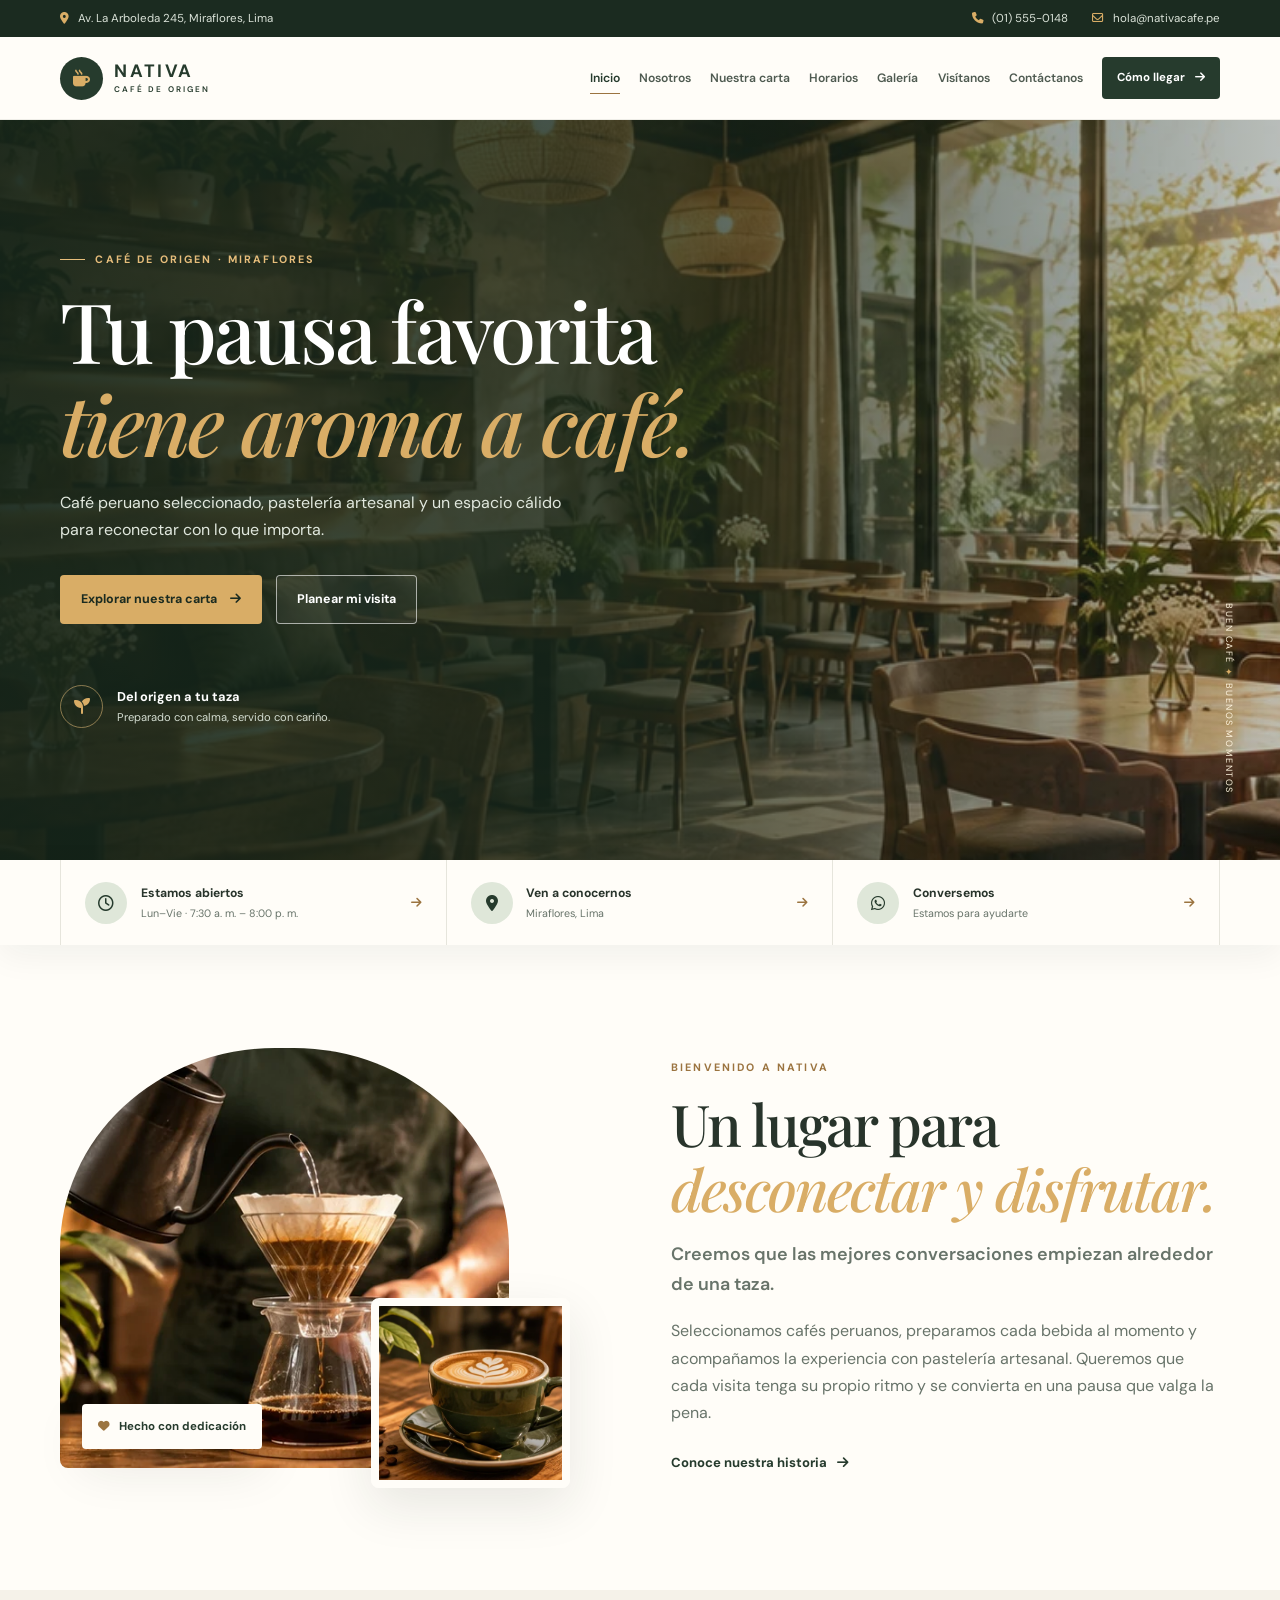
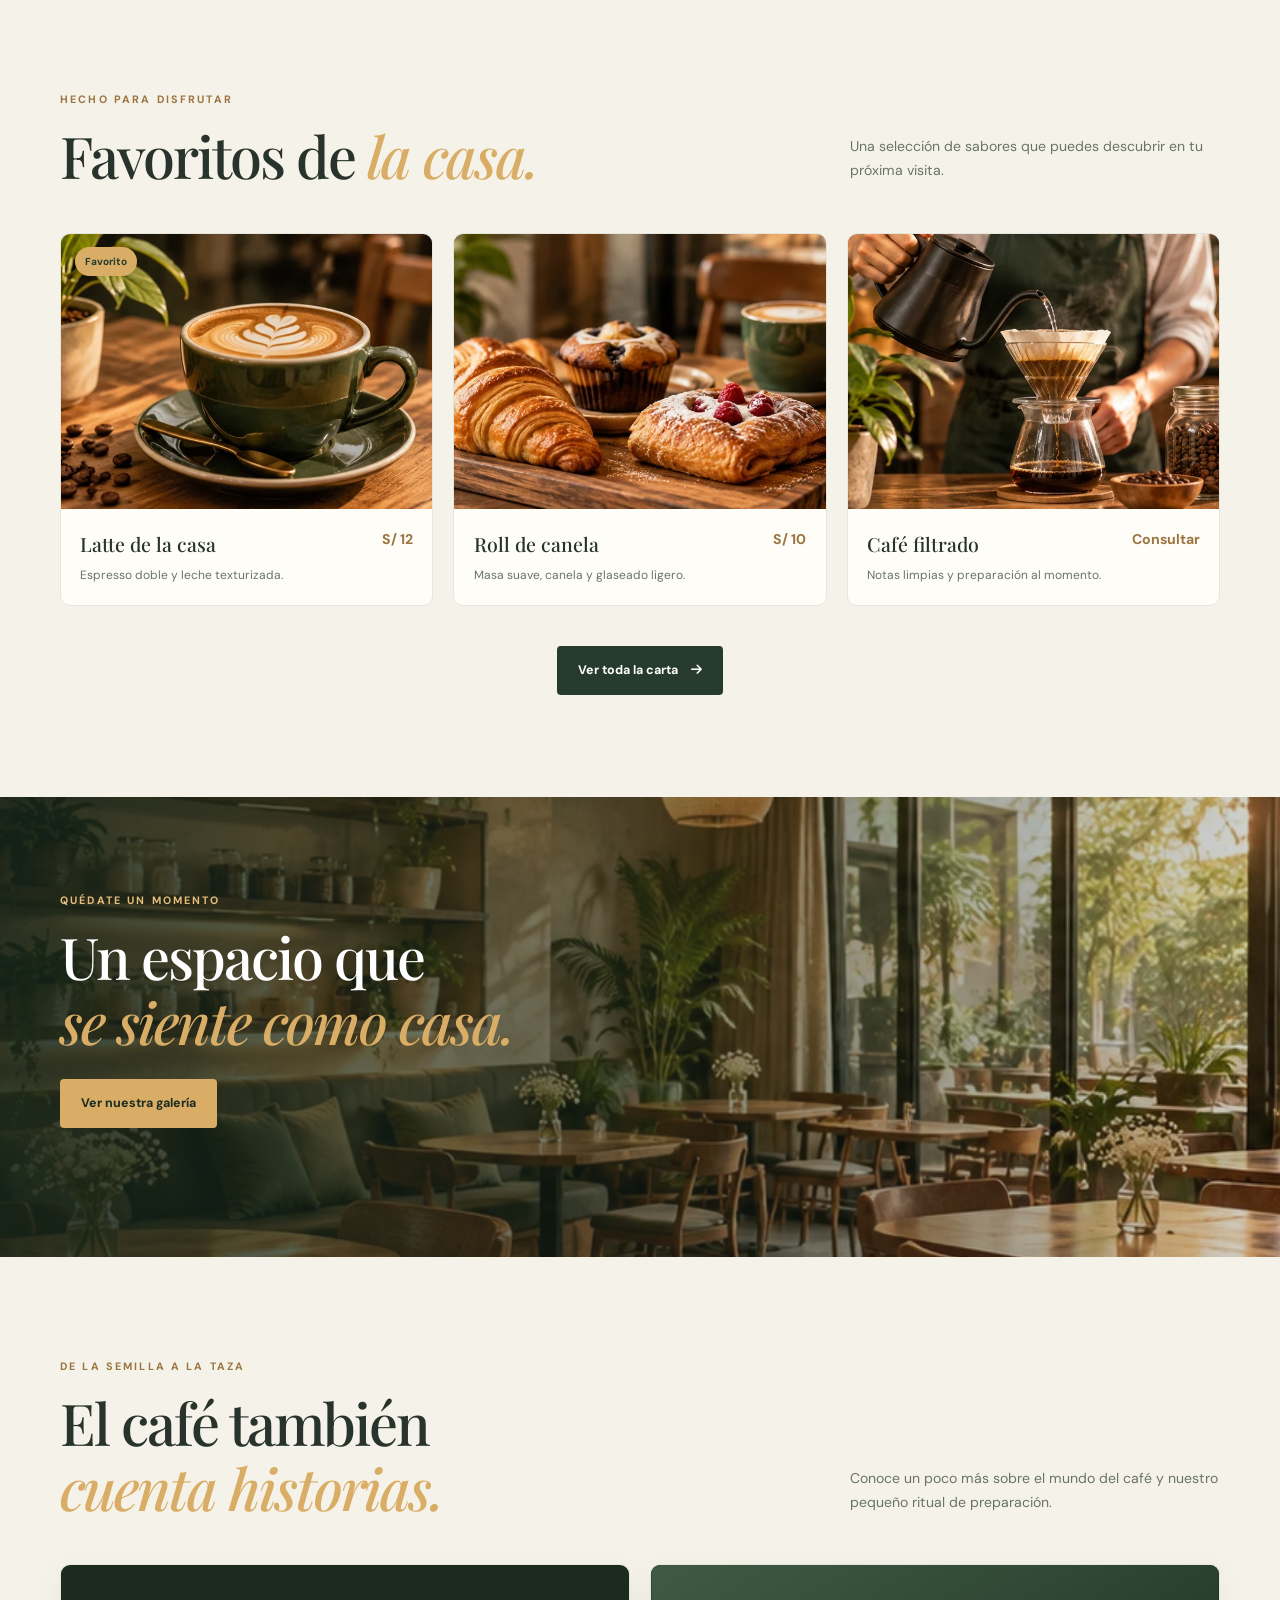
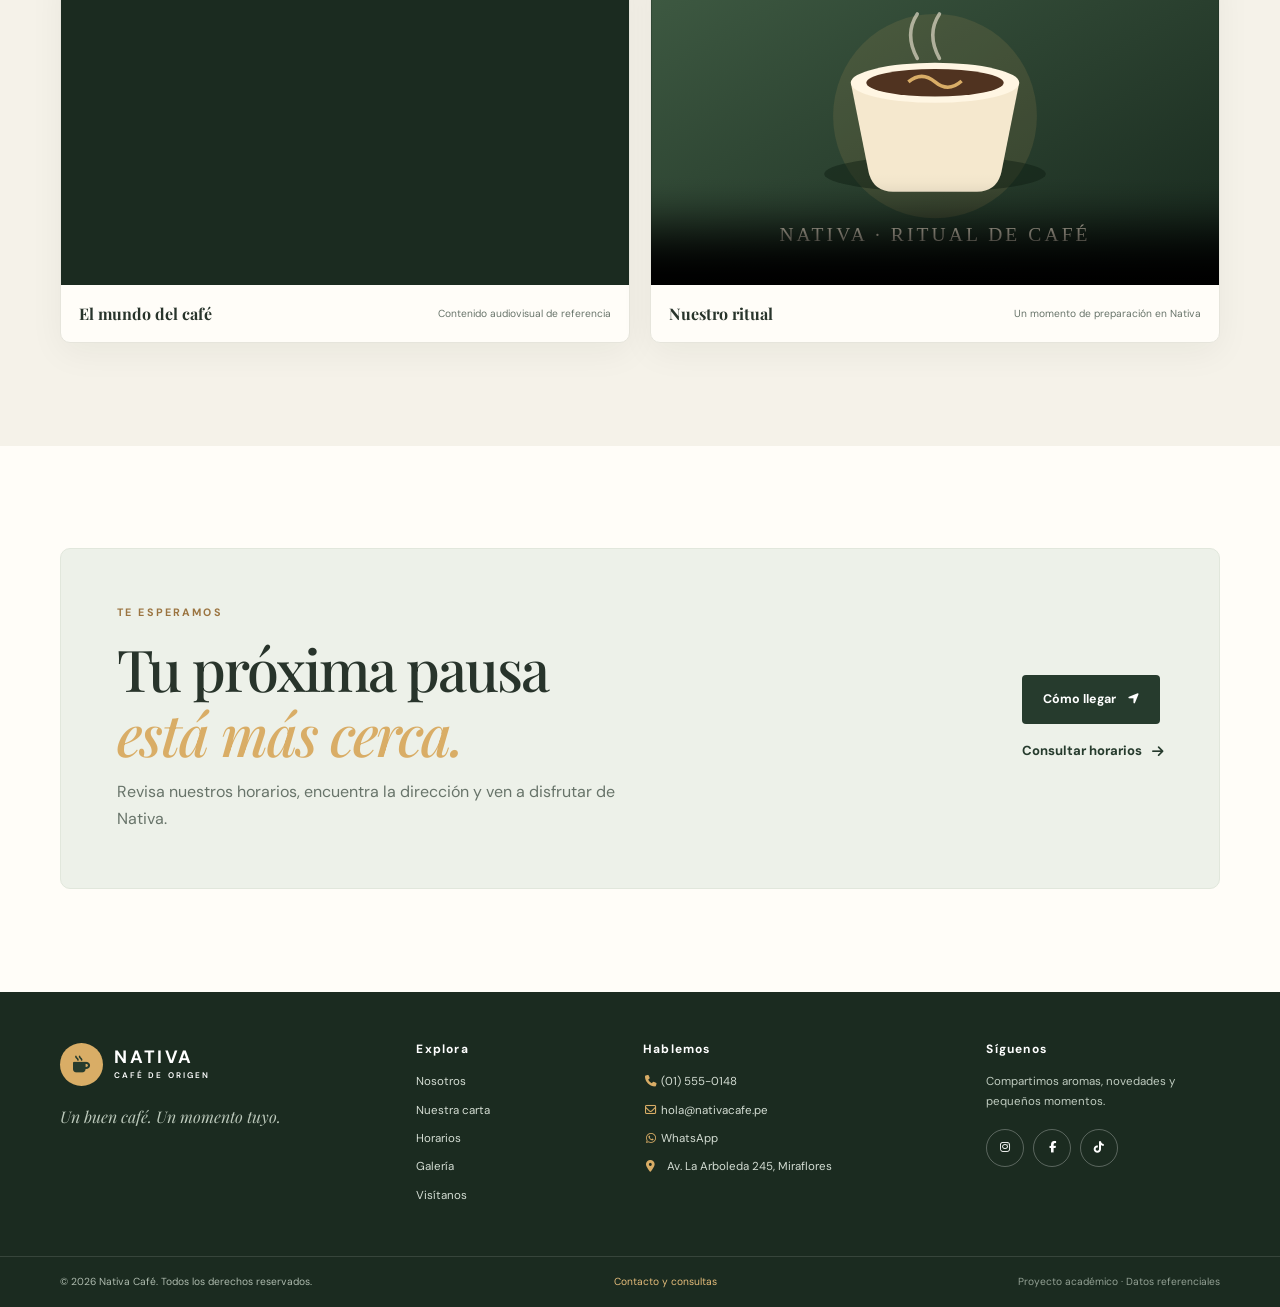
<file: index.html>
<!doctype html>
<html lang="es" id="top">

<head>
  <meta charset="utf-8">
  <meta name="viewport" content="width=device-width, initial-scale=1">
  <meta name="description"
    content="Nativa Café: café peruano de especialidad, pastelería artesanal, carta, horarios y ubicación en Miraflores.">
  <meta name="theme-color" content="#263b2d">
  <title>Inicio | Nativa Café</title>
  <link rel="icon" href="assets/img/favicon.ico" sizes="any">
  <link rel="preconnect" href="https://fonts.googleapis.com">
  <link rel="preconnect" href="https://fonts.gstatic.com" crossorigin>
  <link
    href="https://fonts.googleapis.com/css2?family=DM+Sans:wght@400;500;600;700&family=Playfair+Display:wght@500;600;700&display=swap"
    rel="stylesheet">
  <link rel="stylesheet" href="https://cdnjs.cloudflare.com/ajax/libs/font-awesome/6.5.2/css/all.min.css">
  <link rel="stylesheet" href="assets/css/styles.css">
  <script src="assets/js/main.js" defer></script>
</head>

<body data-page="home">
  <a class="skip-link" href="#contenido">Saltar al contenido</a>
  <div class="topbar">
    <div class="container topbar__inner">
      <p><i class="fa-solid fa-location-dot" aria-hidden="true"></i> Av. La Arboleda 245, Miraflores, Lima</p>
      <div class="topbar__links">
        <a href="tel:+5115550148"><i class="fa-solid fa-phone" aria-hidden="true"></i> (01) 555-0148</a>
        <a href="mailto:hola@nativacafe.pe"><i class="fa-regular fa-envelope" aria-hidden="true"></i>
          hola@nativacafe.pe</a>
      </div>
    </div>
  </div>
  <header class="site-header">
    <div class="container nav-wrap">
      <a class="brand" href="index.html" aria-label="Nativa Café, inicio">
        <span class="brand__icon"><i class="fa-solid fa-mug-hot" aria-hidden="true"></i></span>
        <span class="brand__word">NATIVA <small>CAFÉ DE ORIGEN</small></span>
      </a>
      <button class="nav-toggle" type="button" aria-label="Abrir menú" aria-expanded="false"
        aria-controls="main-navigation">
        <span></span><span></span><span></span>
      </button>
      <nav class="main-nav" id="main-navigation" aria-label="Navegación principal">
        <a class="main-nav__link is-active" href="index.html" aria-current="page">Inicio</a><a class="main-nav__link"
          href="nosotros.html">Nosotros</a><a class="main-nav__link" href="nuestra-carta.html">Nuestra carta</a><a
          class="main-nav__link" href="horarios.html">Horarios</a><a class="main-nav__link"
          href="galeria.html">Galería</a><a class="main-nav__link" href="visitanos.html">Visítanos</a><a
          class="main-nav__link" href="contactanos.html">Contáctanos</a>
        <a class="main-nav__cta" href="visitanos.html">Cómo llegar <i class="fa-solid fa-arrow-right"
            aria-hidden="true"></i></a>
      </nav>
    </div>
  </header>
  <main id="contenido">
    <section class="home-hero" aria-labelledby="home-title">
      <div class="home-hero__image" role="img"
        aria-label="Interior cálido y acogedor de una cafetería con plantas y mesas de madera"></div>
      <div class="container home-hero__content">
        <p class="eyebrow eyebrow--light"><span></span> CAFÉ DE ORIGEN · MIRAFLORES</p>
        <h1 id="home-title">Tu pausa favorita<br><em>tiene aroma a café.</em></h1>
        <p class="home-hero__lead">Café peruano seleccionado, pastelería artesanal y un espacio cálido para reconectar
          con lo que importa.</p>
        <div class="hero-actions">
          <a class="button button--gold" href="nuestra-carta.html">Explorar nuestra carta <i
              class="fa-solid fa-arrow-right" aria-hidden="true"></i></a>
          <a class="button button--ghost" href="visitanos.html">Planear mi visita</a>
        </div>
        <div class="hero-signature"><span class="hero-signature__icon"><i class="fa-solid fa-seedling"
              aria-hidden="true"></i></span><span><strong>Del origen a tu taza</strong><small>Preparado con calma,
              servido con cariño.</small></span></div>
      </div>
      <div class="hero-side-note">BUEN CAFÉ <span>✦</span> BUENOS MOMENTOS</div>
    </section>

    <section class="quick-info" aria-label="Información rápida de Nativa Café">
      <div class="container quick-info__grid">
        <a class="quick-info__item" href="horarios.html"><span class="quick-info__icon"><i class="fa-regular fa-clock"
              aria-hidden="true"></i></span><span><strong>Estamos abiertos</strong><small>Lun–Vie · 7:30 a. m. – 8:00 p.
              m.</small></span><i class="fa-solid fa-arrow-right quick-info__arrow" aria-hidden="true"></i></a>
        <a class="quick-info__item" href="visitanos.html"><span class="quick-info__icon"><i
              class="fa-solid fa-location-dot" aria-hidden="true"></i></span><span><strong>Ven a
              conocernos</strong><small>Miraflores, Lima</small></span><i
            class="fa-solid fa-arrow-right quick-info__arrow" aria-hidden="true"></i></a>
        <a class="quick-info__item" href="contactanos.html"><span class="quick-info__icon"><i
              class="fa-brands fa-whatsapp"
              aria-hidden="true"></i></span><span><strong>Conversemos</strong><small>Estamos para
              ayudarte</small></span><i class="fa-solid fa-arrow-right quick-info__arrow" aria-hidden="true"></i></a>
      </div>
    </section>

    <section class="section section--paper" aria-labelledby="home-story-title">
      <div class="container split-layout">
        <div class="photo-stack reveal">
          <img class="photo-stack__main" src="assets/img/nativa-barista.webp"
            alt="Barista preparando café filtrado con una tetera de cuello de cisne" width="828" height="464">
          <img class="photo-stack__small" src="assets/img/nativa-latte.webp"
            alt="Taza verde con arte latte sobre una mesa de madera" width="828" height="464" loading="lazy">
          <span class="photo-stamp"><i class="fa-solid fa-heart" aria-hidden="true"></i> Hecho con dedicación</span>
        </div>
        <div class="split-copy reveal">
          <p class="eyebrow">BIENVENIDO A NATIVA</p>
          <h2 id="home-story-title">Un lugar para<br><em>desconectar y disfrutar.</em></h2>
          <p class="lead">Creemos que las mejores conversaciones empiezan alrededor de una taza.</p>
          <p>Seleccionamos cafés peruanos, preparamos cada bebida al momento y acompañamos la experiencia con pastelería
            artesanal. Queremos que cada visita tenga su propio ritmo y se convierta en una pausa que valga la pena.</p>
          <a class="text-link" href="nosotros.html">Conoce nuestra historia <i class="fa-solid fa-arrow-right"
              aria-hidden="true"></i></a>
        </div>
      </div>
    </section>

    <section class="section section--cream" aria-labelledby="featured-title">
      <div class="container">
        <div class="section-heading reveal">
          <div>
            <p class="eyebrow">HECHO PARA DISFRUTAR</p>
            <h2 id="featured-title">Favoritos de <em>la casa.</em></h2>
          </div>
          <p>Una selección de sabores que puedes descubrir en tu próxima visita.</p>
        </div>
        <div class="product-grid">
          <article class="product-card reveal"><a class="product-card__image" href="nuestra-carta.html"><img
                src="assets/img/nativa-latte.webp" alt="Latte de la casa con arte en la espuma" width="828" height="464"
                loading="lazy"><span class="product-card__tag">Favorito</span></a>
            <div class="product-card__body">
              <div>
                <h3>Latte de la casa</h3>
                <p>Espresso doble y leche texturizada.</p>
              </div><strong>S/ 12</strong>
            </div>
          </article>
          <article class="product-card reveal"><a class="product-card__image" href="nuestra-carta.html"><img
                src="assets/img/nativa-pasteleria.webp" alt="Selección de pastelería artesanal acompañada de café"
                width="828" height="464" loading="lazy"></a>
            <div class="product-card__body">
              <div>
                <h3>Roll de canela</h3>
                <p>Masa suave, canela y glaseado ligero.</p>
              </div><strong>S/ 10</strong>
            </div>
          </article>
          <article class="product-card reveal"><a class="product-card__image" href="nuestra-carta.html"><img
                src="assets/img/nativa-barista.webp" alt="Preparación manual de café filtrado" width="828" height="464"
                loading="lazy"></a>
            <div class="product-card__body">
              <div>
                <h3>Café filtrado</h3>
                <p>Notas limpias y preparación al momento.</p>
              </div><strong>Consultar</strong>
            </div>
          </article>
        </div>
        <div class="center-action reveal"><a class="button button--dark" href="nuestra-carta.html">Ver toda la carta <i
              class="fa-solid fa-arrow-right" aria-hidden="true"></i></a></div>
      </div>
    </section>

    <section class="image-banner" aria-label="Ambiente de Nativa Café">
      <img src="assets/img/nativa-interior.webp" alt="Salón luminoso de cafetería con plantas, madera y luz natural"
        loading="lazy" width="828" height="464">
      <div class="image-banner__overlay">
        <p class="eyebrow eyebrow--light">QUÉDATE UN MOMENTO</p>
        <h2>Un espacio que<br><em>se siente como casa.</em></h2><a class="button button--gold" href="galeria.html">Ver
          nuestra galería</a>
      </div>
    </section>

    <section class="section section--cream media-showcase" aria-labelledby="media-title">
      <div class="container">
        <div class="section-heading reveal">
          <div>
            <p class="eyebrow">DE LA SEMILLA A LA TAZA</p>
            <h2 id="media-title">El café también<br><em>cuenta historias.</em></h2>
          </div>
          <p>Conoce un poco más sobre el mundo del café y nuestro pequeño ritual de preparación.</p>
        </div>
        <div class="media-grid">
          <article class="media-card reveal">
            <div class="media-card__frame"><iframe src="https://www.youtube-nocookie.com/embed/yQZZYP6Ux7c"
                title="Video sobre café de especialidad" loading="lazy" referrerpolicy="strict-origin-when-cross-origin"
                allow="accelerometer; autoplay; clipboard-write; encrypted-media; gyroscope; picture-in-picture; web-share"
                allowfullscreen></iframe></div>
            <div class="media-card__caption"><strong>El mundo del café</strong><span>Contenido audiovisual de
                referencia</span></div>
          </article>
          <article class="media-card reveal">
            <div class="media-card__frame"><video controls muted playsinline preload="metadata"
                poster="assets/img/video-poster.svg">
                <source src="assets/videos/ritual-cafe.mp4" type="video/mp4">Tu navegador no admite video HTML5.
              </video></div>
            <div class="media-card__caption"><strong>Nuestro ritual</strong><span>Un momento de preparación en
                Nativa</span></div>
          </article>
        </div>
      </div>
    </section>

    <section class="section section--paper" aria-labelledby="home-visit-title">
      <div class="container visit-strip reveal">
        <div>
          <p class="eyebrow">TE ESPERAMOS</p>
          <h2 id="home-visit-title">Tu próxima pausa<br><em>está más cerca.</em></h2>
          <p>Revisa nuestros horarios, encuentra la dirección y ven a disfrutar de Nativa.</p>
        </div>
        <div class="visit-strip__actions"><a class="button button--dark" href="visitanos.html">Cómo llegar <i
              class="fa-solid fa-location-arrow" aria-hidden="true"></i></a><a class="text-link"
            href="horarios.html">Consultar horarios <i class="fa-solid fa-arrow-right" aria-hidden="true"></i></a></div>
      </div>
    </section>
  </main>
  <footer class="site-footer">
    <div class="container footer-main">
      <div class="footer-brand-block">
        <a class="brand brand--footer" href="index.html" aria-label="Nativa Café, volver al inicio">
          <span class="brand__icon"><i class="fa-solid fa-mug-hot" aria-hidden="true"></i></span>
          <span class="brand__word">NATIVA <small>CAFÉ DE ORIGEN</small></span>
        </a>
        <p>Un buen café. Un momento tuyo.</p>
      </div>
      <div class="footer-column">
        <h2>Explora</h2>
        <a href="nosotros.html">Nosotros</a>
        <a href="nuestra-carta.html">Nuestra carta</a>
        <a href="horarios.html">Horarios</a>
        <a href="galeria.html">Galería</a>
        <a href="visitanos.html">Visítanos</a>
      </div>
      <div class="footer-column footer-contact">
        <h2>Hablemos</h2>
        <a href="tel:+5115550148"><i class="fa-solid fa-phone" aria-hidden="true"></i> (01) 555-0148</a>
        <a href="mailto:hola@nativacafe.pe"><i class="fa-regular fa-envelope" aria-hidden="true"></i>
          hola@nativacafe.pe</a>
        <a href="https://wa.me/51955550148" target="_blank" rel="noopener noreferrer"><i class="fa-brands fa-whatsapp"
            aria-hidden="true"></i> WhatsApp</a>
        <p><i class="fa-solid fa-location-dot" aria-hidden="true"></i> Av. La Arboleda 245, Miraflores</p>
      </div>
      <div class="footer-column footer-social">
        <h2>Síguenos</h2>
        <p>Compartimos aromas, novedades y pequeños momentos.</p>
        <div class="social-links">
          <a href="https://www.instagram.com/" target="_blank" rel="noopener noreferrer" aria-label="Instagram"><i
              class="fa-brands fa-instagram" aria-hidden="true"></i></a>
          <a href="https://www.facebook.com/" target="_blank" rel="noopener noreferrer" aria-label="Facebook"><i
              class="fa-brands fa-facebook-f" aria-hidden="true"></i></a>
          <a href="https://www.tiktok.com/" target="_blank" rel="noopener noreferrer" aria-label="TikTok"><i
              class="fa-brands fa-tiktok" aria-hidden="true"></i></a>
        </div>
      </div>
    </div>
    <div class="footer-bottom">
      <div class="container footer-bottom__inner">
        <p>© <span data-year>2026</span> Nativa Café. Todos los derechos reservados.</p>
        <a href="contactanos.html">Contacto y consultas</a>
        <p class="academic-note">Proyecto académico · Datos referenciales</p>
      </div>
    </div>
  </footer>
  <a class="back-to-top" href="#top" aria-label="Volver al inicio de la página"><i class="fa-solid fa-arrow-up"
      aria-hidden="true"></i></a>
  <div class="toast" role="status" aria-live="polite"></div>
</body>

</html>
</file>
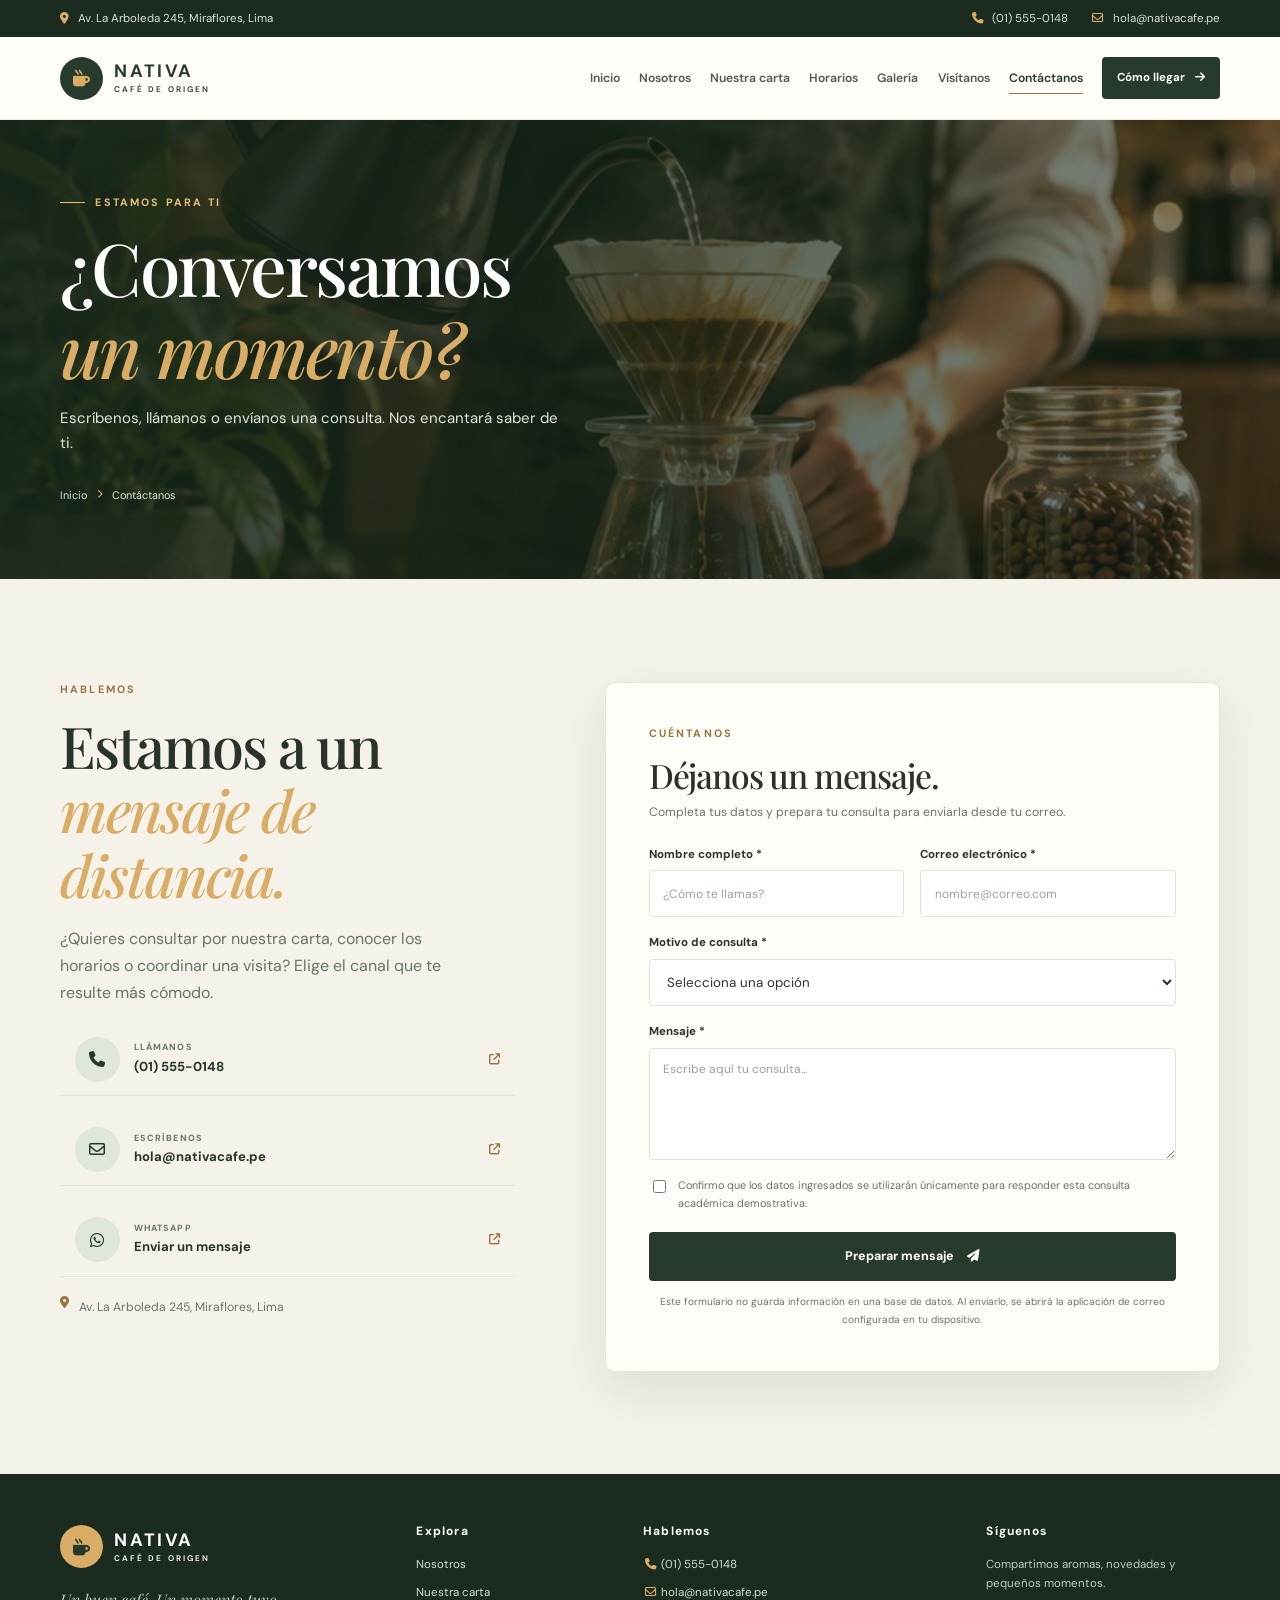
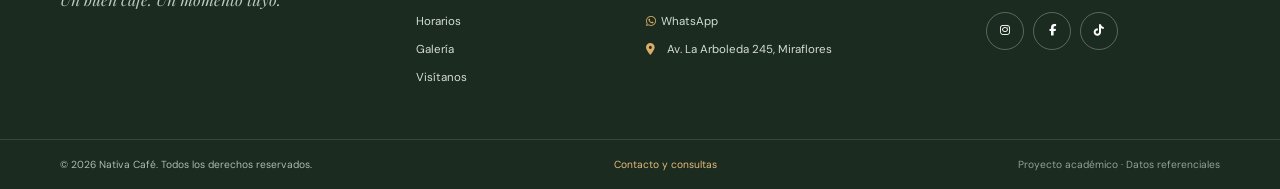
<file: contactanos.html>
<!doctype html>
<html lang="es" id="top">
  <head>
    <meta charset="utf-8" />
    <meta name="viewport" content="width=device-width, initial-scale=1" />
    <meta
      name="description"
      content="Comunícate con Nativa Café por teléfono, correo, WhatsApp o formulario de consulta."
    />
    <meta name="theme-color" content="#263b2d" />
    <title>Contáctanos | Nativa Café</title>
    <link rel="icon" href="assets/img/favicon.ico" sizes="any" />
    <link rel="preconnect" href="https://fonts.googleapis.com" />
    <link rel="preconnect" href="https://fonts.gstatic.com" crossorigin />
    <link
      href="https://fonts.googleapis.com/css2?family=DM+Sans:wght@400;500;600;700&family=Playfair+Display:wght@500;600;700&display=swap"
      rel="stylesheet"
    />
    <link
      rel="stylesheet"
      href="https://cdnjs.cloudflare.com/ajax/libs/font-awesome/6.5.2/css/all.min.css"
    />
    <link rel="stylesheet" href="assets/css/styles.css" />
    <script src="assets/js/main.js" defer></script>
  </head>
  <body data-page="contacto">
    <a class="skip-link" href="#contenido">Saltar al contenido</a>
    <div class="topbar">
      <div class="container topbar__inner">
        <p>
          <i class="fa-solid fa-location-dot" aria-hidden="true"></i> Av. La
          Arboleda 245, Miraflores, Lima
        </p>
        <div class="topbar__links">
          <a href="tel:+5115550148"
            ><i class="fa-solid fa-phone" aria-hidden="true"></i> (01)
            555-0148</a
          >
          <a href="mailto:hola@nativacafe.pe"
            ><i class="fa-regular fa-envelope" aria-hidden="true"></i>
            hola@nativacafe.pe</a
          >
        </div>
      </div>
    </div>
    <header class="site-header">
      <div class="container nav-wrap">
        <a class="brand" href="index.html" aria-label="Nativa Café, inicio">
          <span class="brand__icon"
            ><i class="fa-solid fa-mug-hot" aria-hidden="true"></i
          ></span>
          <span class="brand__word">NATIVA <small>CAFÉ DE ORIGEN</small></span>
        </a>
        <button
          class="nav-toggle"
          type="button"
          aria-label="Abrir menú"
          aria-expanded="false"
          aria-controls="main-navigation"
        >
          <span></span><span></span><span></span>
        </button>
        <nav
          class="main-nav"
          id="main-navigation"
          aria-label="Navegación principal"
        >
          <a class="main-nav__link" href="index.html">Inicio</a
          ><a class="main-nav__link" href="nosotros.html">Nosotros</a
          ><a class="main-nav__link" href="nuestra-carta.html">Nuestra carta</a
          ><a class="main-nav__link" href="horarios.html">Horarios</a
          ><a class="main-nav__link" href="galeria.html">Galería</a
          ><a class="main-nav__link" href="visitanos.html">Visítanos</a
          ><a
            class="main-nav__link is-active"
            href="contactanos.html"
            aria-current="page"
            >Contáctanos</a
          >
          <a class="main-nav__cta" href="visitanos.html"
            >Cómo llegar
            <i class="fa-solid fa-arrow-right" aria-hidden="true"></i
          ></a>
        </nav>
      </div>
    </header>
    <main id="contenido">
      <section class="page-hero page-hero--contact">
        <div class="container page-hero__content">
          <p class="eyebrow eyebrow--light"><span></span> ESTAMOS PARA TI</p>
          <h1>¿Conversamos<br /><em>un momento?</em></h1>
          <p>
            Escríbenos, llámanos o envíanos una consulta. Nos encantará saber de
            ti.
          </p>
          <div class="breadcrumbs">
            <a href="index.html">Inicio</a
            ><i class="fa-solid fa-chevron-right" aria-hidden="true"></i
            ><span>Contáctanos</span>
          </div>
        </div>
      </section>
      <section class="section section--cream">
        <div class="container contact-page-grid">
          <div class="contact-page-copy reveal">
            <p class="eyebrow">HABLEMOS</p>
            <h2>Estamos a un<br /><em>mensaje de distancia.</em></h2>
            <p>
              ¿Quieres consultar por nuestra carta, conocer los horarios o
              coordinar una visita? Elige el canal que te resulte más cómodo.
            </p>
            <a class="contact-method" href="tel:+5115550148"
              ><span><i class="fa-solid fa-phone" aria-hidden="true"></i></span>
              <div><small>LLÁMANOS</small><strong>(01) 555-0148</strong></div>
              <i
                class="fa-solid fa-arrow-up-right-from-square"
                aria-hidden="true"
              ></i
            ></a>
            <a class="contact-method" href="mailto:hola@nativacafe.pe"
              ><span
                ><i class="fa-regular fa-envelope" aria-hidden="true"></i
              ></span>
              <div>
                <small>ESCRÍBENOS</small><strong>hola@nativacafe.pe</strong>
              </div>
              <i
                class="fa-solid fa-arrow-up-right-from-square"
                aria-hidden="true"
              ></i
            ></a>
            <a
              class="contact-method"
              href="https://wa.me/51955550148"
              target="_blank"
              rel="noopener noreferrer"
              ><span
                ><i class="fa-brands fa-whatsapp" aria-hidden="true"></i
              ></span>
              <div>
                <small>WHATSAPP</small><strong>Enviar un mensaje</strong>
              </div>
              <i
                class="fa-solid fa-arrow-up-right-from-square"
                aria-hidden="true"
              ></i
            ></a>
            <div class="contact-address">
              <i class="fa-solid fa-location-dot" aria-hidden="true"></i
              ><span>Av. La Arboleda 245, Miraflores, Lima</span>
            </div>
          </div>
          <form
            class="contact-form reveal"
            data-contact-form
            action="mailto:hola@nativacafe.pe"
            method="post"
            enctype="text/plain"
          >
            <div class="contact-form__heading">
              <p class="eyebrow">CUÉNTANOS</p>
              <h2>Déjanos un mensaje.</h2>
              <p>
                Completa tus datos y prepara tu consulta para enviarla desde tu
                correo.
              </p>
            </div>
            <div class="form-row">
              <div class="form-field">
                <label for="nombre">Nombre completo *</label
                ><input
                  id="nombre"
                  name="nombre"
                  type="text"
                  autocomplete="name"
                  placeholder="¿Cómo te llamas?"
                  required
                  minlength="2"
                />
              </div>
              <div class="form-field">
                <label for="correo">Correo electrónico *</label
                ><input
                  id="correo"
                  name="correo"
                  type="email"
                  autocomplete="email"
                  placeholder="nombre@correo.com"
                  required
                />
              </div>
            </div>
            <div class="form-field">
              <label for="asunto">Motivo de consulta *</label
              ><select id="asunto" name="asunto" required>
                <option value="" disabled selected>
                  Selecciona una opción
                </option>
                <option>Consulta sobre la carta</option>
                <option>Información de horarios</option>
                <option>Visita al local</option>
                <option>Otro motivo</option>
              </select>
            </div>
            <div class="form-field">
              <label for="mensaje">Mensaje *</label
              ><textarea
                id="mensaje"
                name="mensaje"
                rows="5"
                placeholder="Escribe aquí tu consulta..."
                required
                minlength="10"
              ></textarea>
            </div>
            <label class="checkbox-field"
              ><input type="checkbox" name="privacidad" required /><span
                >Confirmo que los datos ingresados se utilizarán únicamente para
                responder esta consulta académica demostrativa.</span
              ></label
            >
            <button class="button button--dark button--full" type="submit">
              Preparar mensaje
              <i class="fa-solid fa-paper-plane" aria-hidden="true"></i>
            </button>
            <p class="form-disclaimer">
              Este formulario no guarda información en una base de datos. Al
              enviarlo, se abrirá la aplicación de correo configurada en tu
              dispositivo.
            </p>
          </form>
        </div>
      </section>
    </main>
    <footer class="site-footer">
      <div class="container footer-main">
        <div class="footer-brand-block">
          <a
            class="brand brand--footer"
            href="index.html"
            aria-label="Nativa Café, volver al inicio"
          >
            <span class="brand__icon"
              ><i class="fa-solid fa-mug-hot" aria-hidden="true"></i
            ></span>
            <span class="brand__word"
              >NATIVA <small>CAFÉ DE ORIGEN</small></span
            >
          </a>
          <p>Un buen café. Un momento tuyo.</p>
        </div>
        <div class="footer-column">
          <h2>Explora</h2>
          <a href="nosotros.html">Nosotros</a>
          <a href="nuestra-carta.html">Nuestra carta</a>
          <a href="horarios.html">Horarios</a>
          <a href="galeria.html">Galería</a>
          <a href="visitanos.html">Visítanos</a>
        </div>
        <div class="footer-column footer-contact">
          <h2>Hablemos</h2>
          <a href="tel:+5115550148"
            ><i class="fa-solid fa-phone" aria-hidden="true"></i> (01)
            555-0148</a
          >
          <a href="mailto:hola@nativacafe.pe"
            ><i class="fa-regular fa-envelope" aria-hidden="true"></i>
            hola@nativacafe.pe</a
          >
          <a
            href="https://wa.me/51955550148"
            target="_blank"
            rel="noopener noreferrer"
            ><i class="fa-brands fa-whatsapp" aria-hidden="true"></i>
            WhatsApp</a
          >
          <p>
            <i class="fa-solid fa-location-dot" aria-hidden="true"></i> Av. La
            Arboleda 245, Miraflores
          </p>
        </div>
        <div class="footer-column footer-social">
          <h2>Síguenos</h2>
          <p>Compartimos aromas, novedades y pequeños momentos.</p>
          <div class="social-links">
            <a
              href="https://www.instagram.com/"
              target="_blank"
              rel="noopener noreferrer"
              aria-label="Instagram"
              ><i class="fa-brands fa-instagram" aria-hidden="true"></i
            ></a>
            <a
              href="https://www.facebook.com/"
              target="_blank"
              rel="noopener noreferrer"
              aria-label="Facebook"
              ><i class="fa-brands fa-facebook-f" aria-hidden="true"></i
            ></a>
            <a
              href="https://www.tiktok.com/"
              target="_blank"
              rel="noopener noreferrer"
              aria-label="TikTok"
              ><i class="fa-brands fa-tiktok" aria-hidden="true"></i
            ></a>
          </div>
        </div>
      </div>
      <div class="footer-bottom">
        <div class="container footer-bottom__inner">
          <p>
            © <span data-year>2026</span> Nativa Café. Todos los derechos
            reservados.
          </p>
          <a href="contactanos.html">Contacto y consultas</a>
          <p class="academic-note">Proyecto académico · Datos referenciales</p>
        </div>
      </div>
    </footer>
    <a
      class="back-to-top"
      href="#top"
      aria-label="Volver al inicio de la página"
      ><i class="fa-solid fa-arrow-up" aria-hidden="true"></i
    ></a>
    <div class="toast" role="status" aria-live="polite"></div>
  </body>
</html>
</file>
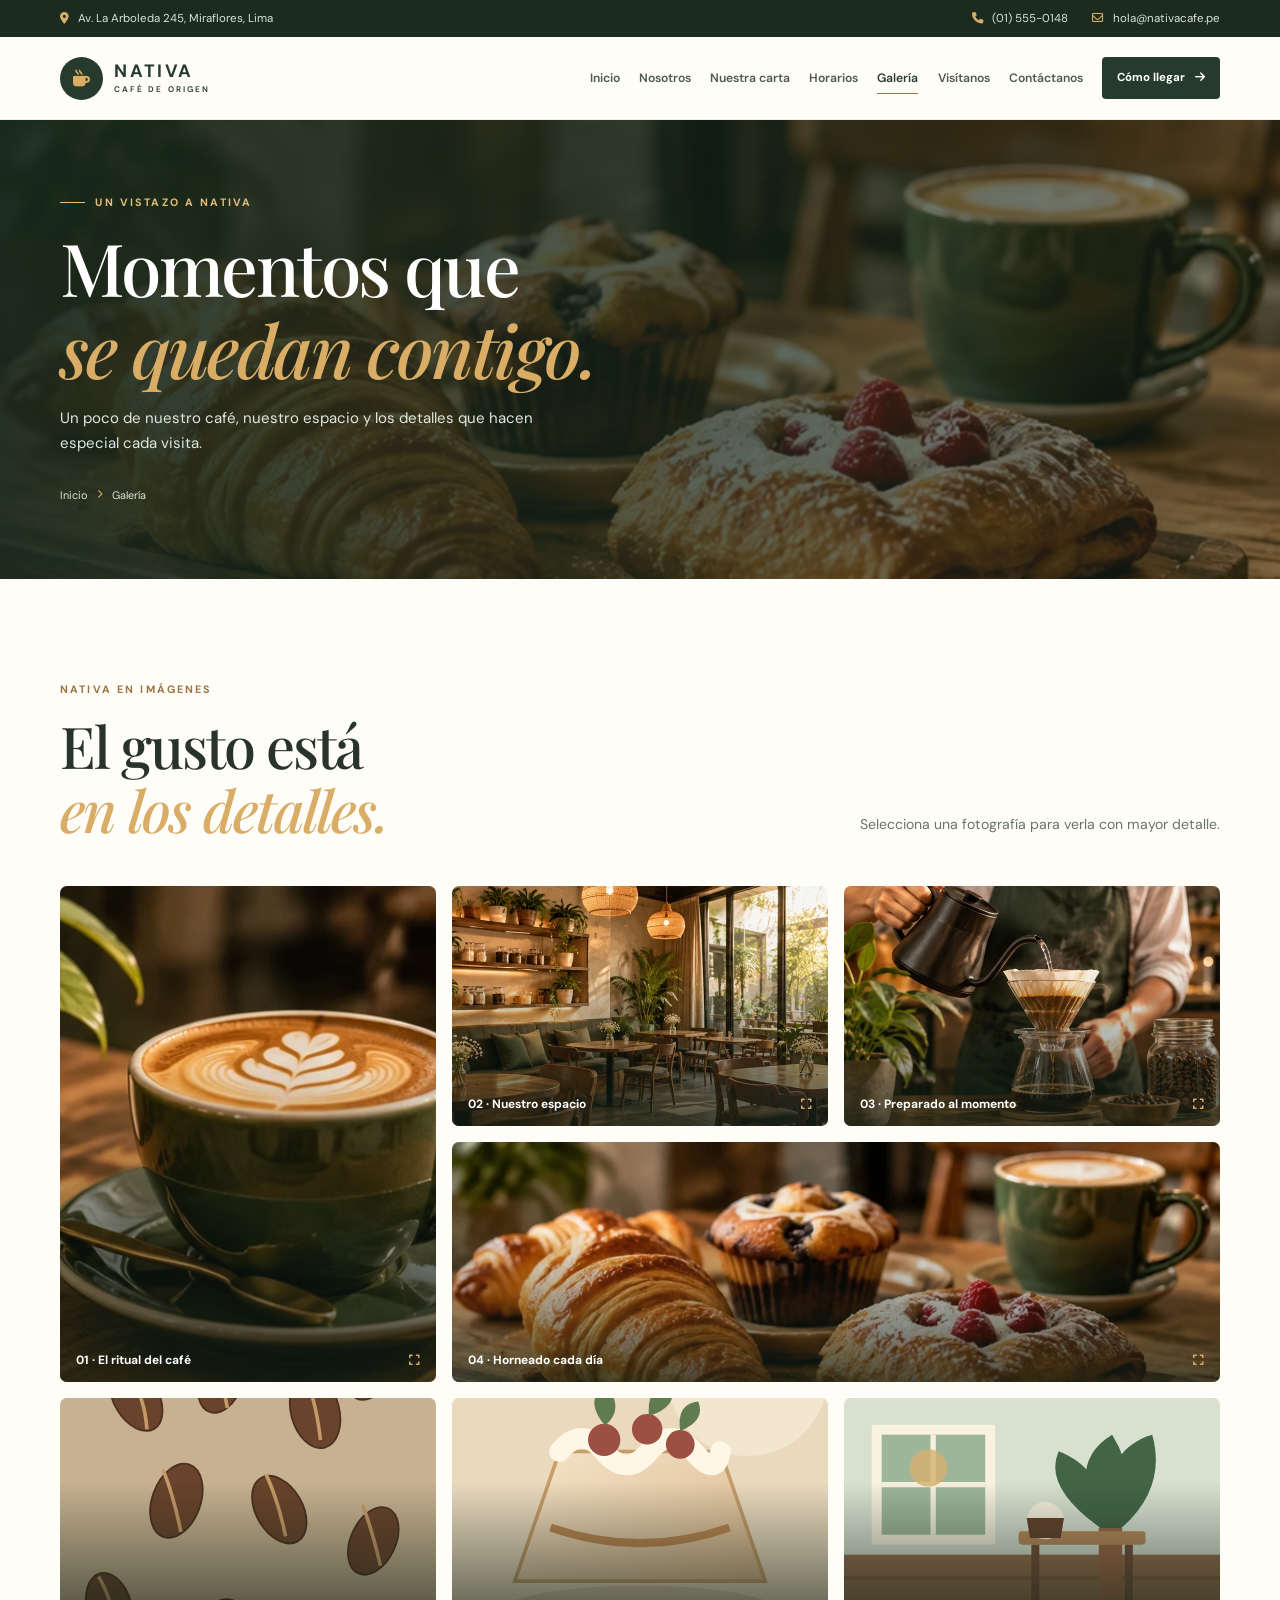
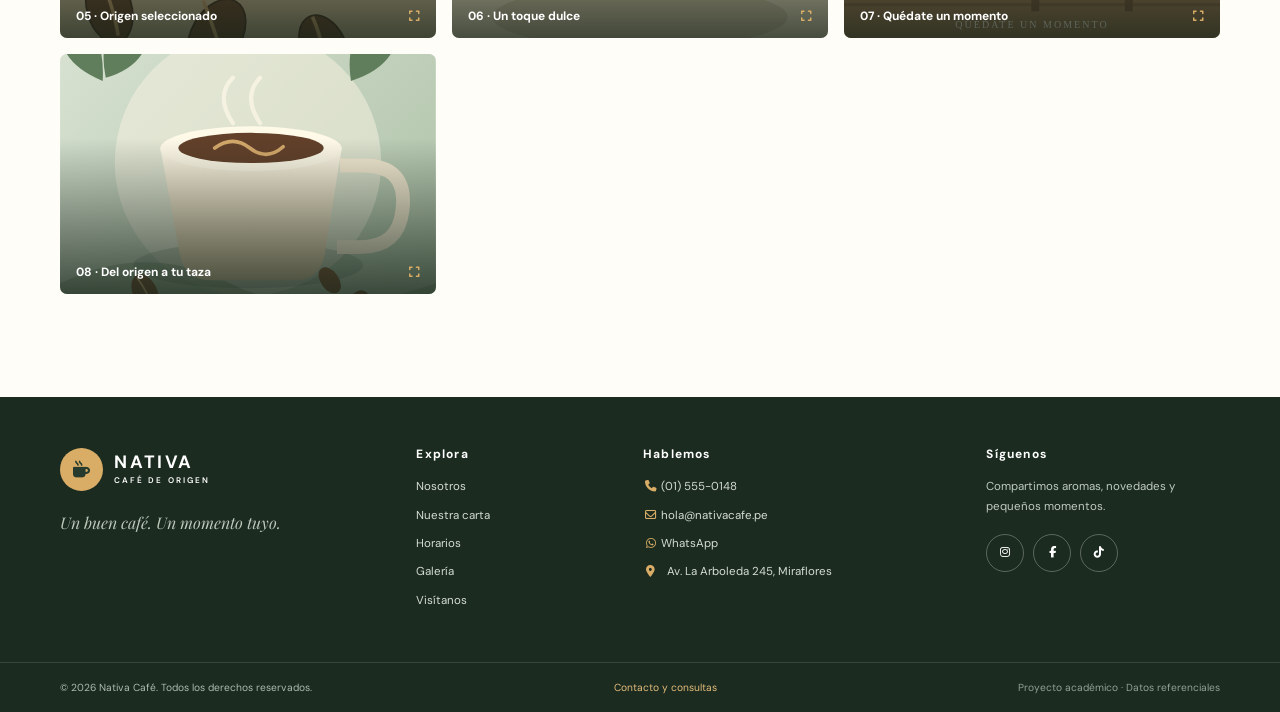
<file: galeria.html>
<!doctype html>
<html lang="es" id="top">
  <head>
    <meta charset="utf-8" />
    <meta name="viewport" content="width=device-width, initial-scale=1" />
    <meta
      name="description"
      content="Conoce Nativa Café a través de imágenes de sus bebidas, preparaciones, pastelería y ambiente."
    />
    <meta name="theme-color" content="#263b2d" />
    <title>Galería | Nativa Café</title>
    <link rel="icon" href="assets/img/favicon.ico" sizes="any" />
    <link rel="preconnect" href="https://fonts.googleapis.com" />
    <link rel="preconnect" href="https://fonts.gstatic.com" crossorigin />
    <link
      href="https://fonts.googleapis.com/css2?family=DM+Sans:wght@400;500;600;700&family=Playfair+Display:wght@500;600;700&display=swap"
      rel="stylesheet"
    />
    <link
      rel="stylesheet"
      href="https://cdnjs.cloudflare.com/ajax/libs/font-awesome/6.5.2/css/all.min.css"
    />
    <link rel="stylesheet" href="assets/css/styles.css" />
    <script src="assets/js/main.js" defer></script>
  </head>
  <body data-page="galeria">
    <a class="skip-link" href="#contenido">Saltar al contenido</a>
    <div class="topbar">
      <div class="container topbar__inner">
        <p>
          <i class="fa-solid fa-location-dot" aria-hidden="true"></i> Av. La
          Arboleda 245, Miraflores, Lima
        </p>
        <div class="topbar__links">
          <a href="tel:+5115550148"
            ><i class="fa-solid fa-phone" aria-hidden="true"></i> (01)
            555-0148</a
          >
          <a href="mailto:hola@nativacafe.pe"
            ><i class="fa-regular fa-envelope" aria-hidden="true"></i>
            hola@nativacafe.pe</a
          >
        </div>
      </div>
    </div>
    <header class="site-header">
      <div class="container nav-wrap">
        <a class="brand" href="index.html" aria-label="Nativa Café, inicio">
          <span class="brand__icon"
            ><i class="fa-solid fa-mug-hot" aria-hidden="true"></i
          ></span>
          <span class="brand__word">NATIVA <small>CAFÉ DE ORIGEN</small></span>
        </a>
        <button
          class="nav-toggle"
          type="button"
          aria-label="Abrir menú"
          aria-expanded="false"
          aria-controls="main-navigation"
        >
          <span></span><span></span><span></span>
        </button>
        <nav
          class="main-nav"
          id="main-navigation"
          aria-label="Navegación principal"
        >
          <a class="main-nav__link" href="index.html">Inicio</a
          ><a class="main-nav__link" href="nosotros.html">Nosotros</a
          ><a class="main-nav__link" href="nuestra-carta.html">Nuestra carta</a
          ><a class="main-nav__link" href="horarios.html">Horarios</a
          ><a
            class="main-nav__link is-active"
            href="galeria.html"
            aria-current="page"
            >Galería</a
          ><a class="main-nav__link" href="visitanos.html">Visítanos</a
          ><a class="main-nav__link" href="contactanos.html">Contáctanos</a>
          <a class="main-nav__cta" href="visitanos.html"
            >Cómo llegar
            <i class="fa-solid fa-arrow-right" aria-hidden="true"></i
          ></a>
        </nav>
      </div>
    </header>
    <main id="contenido">
      <section class="page-hero page-hero--gallery">
        <div class="container page-hero__content">
          <p class="eyebrow eyebrow--light">
            <span></span> UN VISTAZO A NATIVA
          </p>
          <h1>Momentos que<br /><em>se quedan contigo.</em></h1>
          <p>
            Un poco de nuestro café, nuestro espacio y los detalles que hacen
            especial cada visita.
          </p>
          <div class="breadcrumbs">
            <a href="index.html">Inicio</a
            ><i class="fa-solid fa-chevron-right" aria-hidden="true"></i
            ><span>Galería</span>
          </div>
        </div>
      </section>
      <section class="section section--paper">
        <div class="container">
          <div class="section-heading reveal">
            <div>
              <p class="eyebrow">NATIVA EN IMÁGENES</p>
              <h2>El gusto está<br /><em>en los detalles.</em></h2>
            </div>
            <p>Selecciona una fotografía para verla con mayor detalle.</p>
          </div>
          <div class="gallery-grid gallery-grid--page">
            <button
              class="gallery-tile gallery-tile--tall reveal"
              type="button"
              data-lightbox="assets/img/nativa-latte.webp"
              data-caption="Una taza hecha para disfrutar"
            >
              <img
                src="assets/img/nativa-latte.webp"
                alt="Latte art en una taza verde sobre mesa de madera"
                loading="lazy"
              /><span
                >01 · El ritual del café
                <i class="fa-solid fa-expand" aria-hidden="true"></i
              ></span>
            </button>
            <button
              class="gallery-tile reveal"
              type="button"
              data-lightbox="assets/img/nativa-interior.webp"
              data-caption="Un espacio cálido y natural"
            >
              <img
                src="assets/img/nativa-interior.webp"
                alt="Interior de cafetería con plantas y mesas de madera"
                loading="lazy"
              /><span
                >02 · Nuestro espacio
                <i class="fa-solid fa-expand" aria-hidden="true"></i
              ></span>
            </button>
            <button
              class="gallery-tile reveal"
              type="button"
              data-lightbox="assets/img/nativa-barista.webp"
              data-caption="Preparación artesanal y cuidadosa"
            >
              <img
                src="assets/img/nativa-barista.webp"
                alt="Barista preparando café filtrado"
                loading="lazy"
              /><span
                >03 · Preparado al momento
                <i class="fa-solid fa-expand" aria-hidden="true"></i
              ></span>
            </button>
            <button
              class="gallery-tile gallery-tile--wide reveal"
              type="button"
              data-lightbox="assets/img/nativa-pasteleria.webp"
              data-caption="Sabores dulces para acompañar tu café"
            >
              <img
                src="assets/img/nativa-pasteleria.webp"
                alt="Pastelería artesanal y café sobre mesa de madera"
                loading="lazy"
              /><span
                >04 · Horneado cada día
                <i class="fa-solid fa-expand" aria-hidden="true"></i
              ></span>
            </button>
            <button
              class="gallery-tile reveal"
              type="button"
              data-lightbox="assets/img/galeria-granos.svg"
              data-caption="El origen de cada taza"
            >
              <img
                src="assets/img/galeria-granos.svg"
                alt="Ilustración de granos de café"
                loading="lazy"
              /><span
                >05 · Origen seleccionado
                <i class="fa-solid fa-expand" aria-hidden="true"></i
              ></span>
            </button>
            <button
              class="gallery-tile reveal"
              type="button"
              data-lightbox="assets/img/galeria-pastel.svg"
              data-caption="Pastelería artesanal"
            >
              <img
                src="assets/img/galeria-pastel.svg"
                alt="Ilustración de pastel artesanal"
                loading="lazy"
              /><span
                >06 · Un toque dulce
                <i class="fa-solid fa-expand" aria-hidden="true"></i
              ></span>
            </button>
            <button
              class="gallery-tile reveal"
              type="button"
              data-lightbox="assets/img/galeria-espacio.svg"
              data-caption="Un rincón para quedarse"
            >
              <img
                src="assets/img/galeria-espacio.svg"
                alt="Ilustración de un rincón acogedor de cafetería"
                loading="lazy"
              /><span
                >07 · Quédate un momento
                <i class="fa-solid fa-expand" aria-hidden="true"></i
              ></span>
            </button>
            <button
              class="gallery-tile reveal"
              type="button"
              data-lightbox="assets/img/cafe-origen.svg"
              data-caption="Del origen a tu taza"
            >
              <img
                src="assets/img/cafe-origen.svg"
                alt="Ilustración de taza de café y granos"
                loading="lazy"
              /><span
                >08 · Del origen a tu taza
                <i class="fa-solid fa-expand" aria-hidden="true"></i
              ></span>
            </button>
          </div>
          <dialog class="lightbox" aria-label="Vista ampliada de imagen">
            <button
              class="lightbox__close"
              type="button"
              aria-label="Cerrar imagen"
            >
              <i class="fa-solid fa-xmark" aria-hidden="true"></i></button
            ><img src="assets/img/nativa-latte.webp" alt="" />
            <p class="lightbox__caption"></p>
          </dialog>
        </div>
      </section>
    </main>
    <footer class="site-footer">
      <div class="container footer-main">
        <div class="footer-brand-block">
          <a
            class="brand brand--footer"
            href="index.html"
            aria-label="Nativa Café, volver al inicio"
          >
            <span class="brand__icon"
              ><i class="fa-solid fa-mug-hot" aria-hidden="true"></i
            ></span>
            <span class="brand__word"
              >NATIVA <small>CAFÉ DE ORIGEN</small></span
            >
          </a>
          <p>Un buen café. Un momento tuyo.</p>
        </div>
        <div class="footer-column">
          <h2>Explora</h2>
          <a href="nosotros.html">Nosotros</a>
          <a href="nuestra-carta.html">Nuestra carta</a>
          <a href="horarios.html">Horarios</a>
          <a href="galeria.html">Galería</a>
          <a href="visitanos.html">Visítanos</a>
        </div>
        <div class="footer-column footer-contact">
          <h2>Hablemos</h2>
          <a href="tel:+5115550148"
            ><i class="fa-solid fa-phone" aria-hidden="true"></i> (01)
            555-0148</a
          >
          <a href="mailto:hola@nativacafe.pe"
            ><i class="fa-regular fa-envelope" aria-hidden="true"></i>
            hola@nativacafe.pe</a
          >
          <a
            href="https://wa.me/51955550148"
            target="_blank"
            rel="noopener noreferrer"
            ><i class="fa-brands fa-whatsapp" aria-hidden="true"></i>
            WhatsApp</a
          >
          <p>
            <i class="fa-solid fa-location-dot" aria-hidden="true"></i> Av. La
            Arboleda 245, Miraflores
          </p>
        </div>
        <div class="footer-column footer-social">
          <h2>Síguenos</h2>
          <p>Compartimos aromas, novedades y pequeños momentos.</p>
          <div class="social-links">
            <a
              href="https://www.instagram.com/"
              target="_blank"
              rel="noopener noreferrer"
              aria-label="Instagram"
              ><i class="fa-brands fa-instagram" aria-hidden="true"></i
            ></a>
            <a
              href="https://www.facebook.com/"
              target="_blank"
              rel="noopener noreferrer"
              aria-label="Facebook"
              ><i class="fa-brands fa-facebook-f" aria-hidden="true"></i
            ></a>
            <a
              href="https://www.tiktok.com/"
              target="_blank"
              rel="noopener noreferrer"
              aria-label="TikTok"
              ><i class="fa-brands fa-tiktok" aria-hidden="true"></i
            ></a>
          </div>
        </div>
      </div>
      <div class="footer-bottom">
        <div class="container footer-bottom__inner">
          <p>
            © <span data-year>2026</span> Nativa Café. Todos los derechos
            reservados.
          </p>
          <a href="contactanos.html">Contacto y consultas</a>
          <p class="academic-note">Proyecto académico · Datos referenciales</p>
        </div>
      </div>
    </footer>
    <a
      class="back-to-top"
      href="#top"
      aria-label="Volver al inicio de la página"
      ><i class="fa-solid fa-arrow-up" aria-hidden="true"></i
    ></a>
    <div class="toast" role="status" aria-live="polite"></div>
  </body>
</html>
</file>
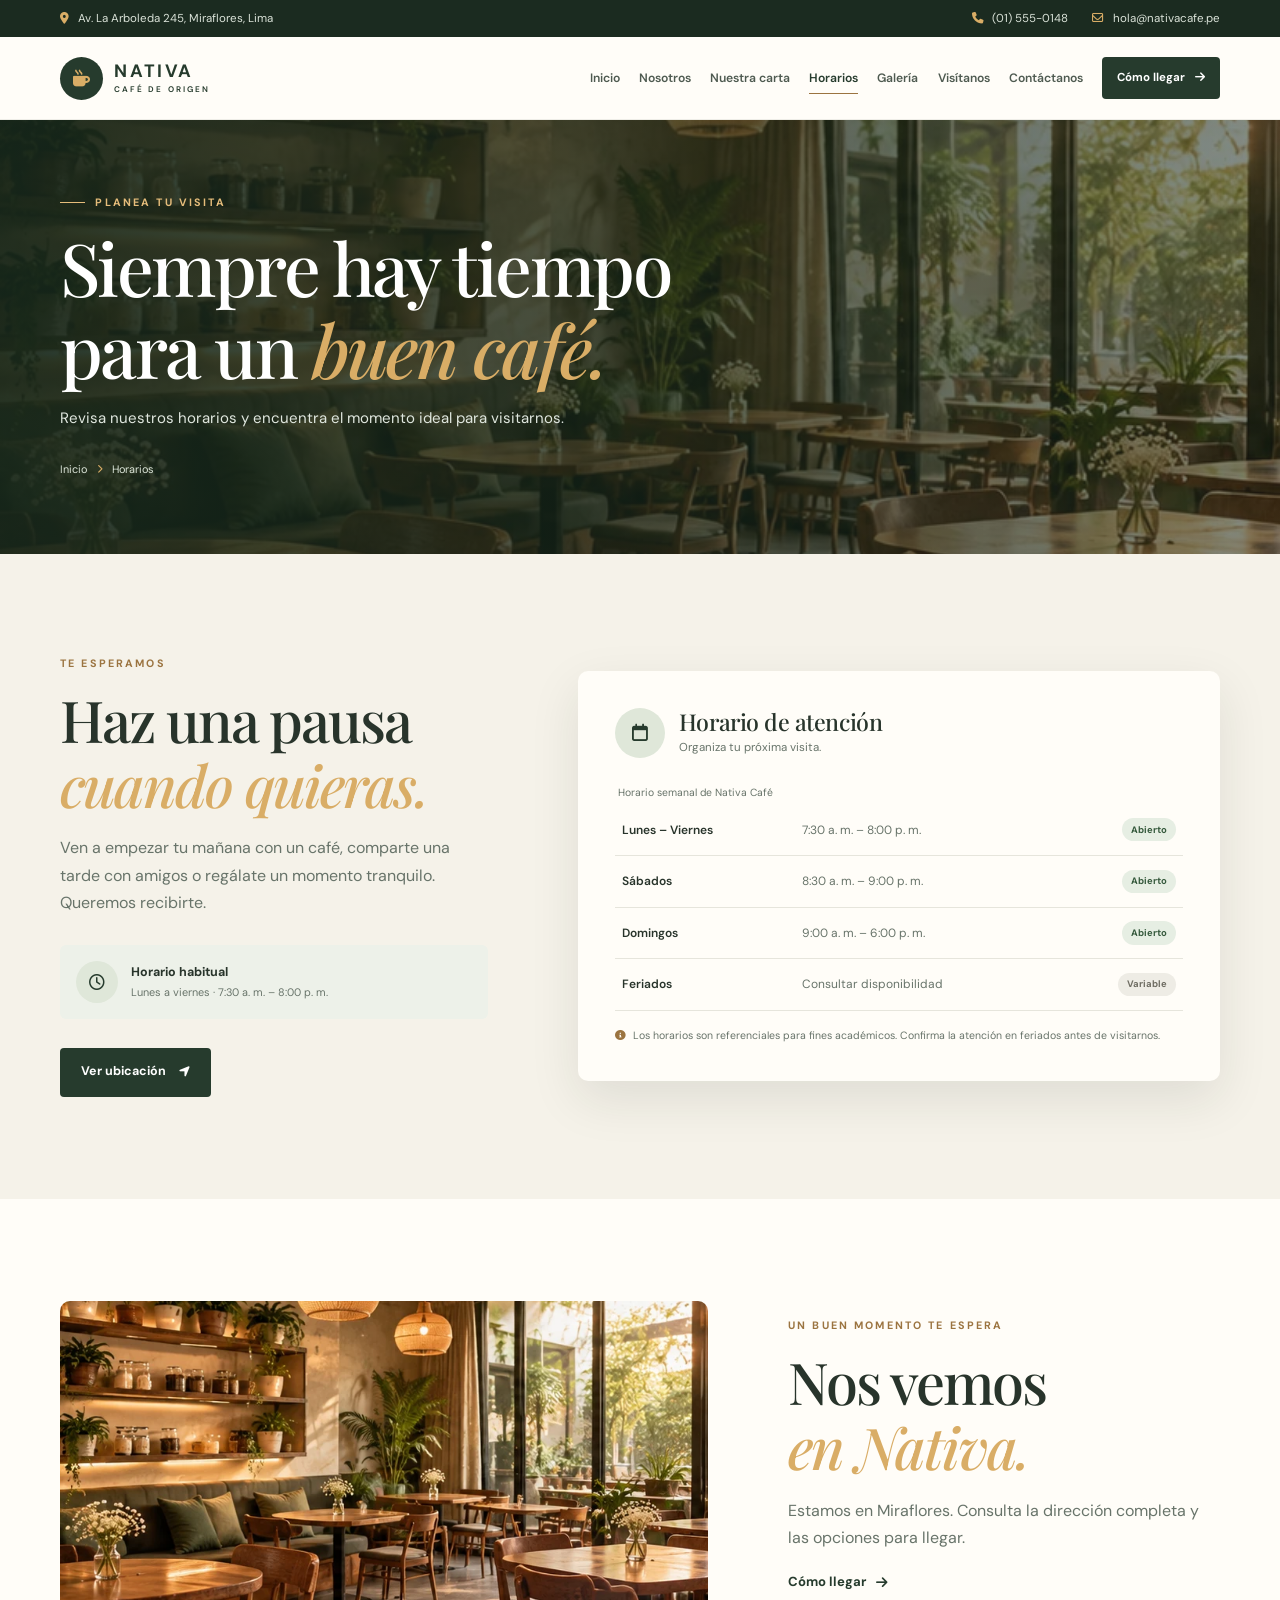
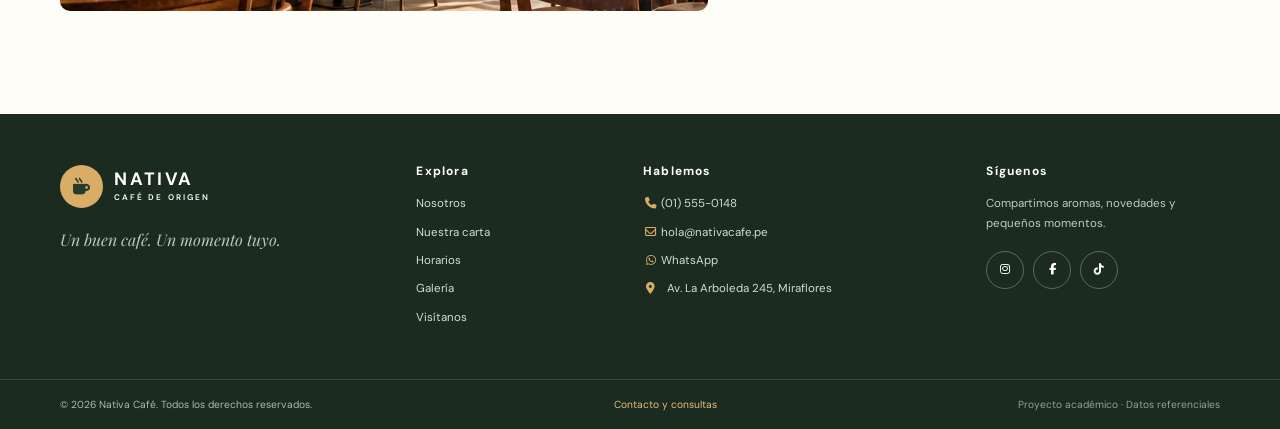
<file: horarios.html>
<!doctype html>
<html lang="es" id="top">
  <head>
    <meta charset="utf-8" />
    <meta name="viewport" content="width=device-width, initial-scale=1" />
    <meta
      name="description"
      content="Consulta los horarios de atención de Nativa Café y planea tu próxima visita."
    />
    <meta name="theme-color" content="#263b2d" />
    <title>Horarios | Nativa Café</title>
    <link rel="icon" href="assets/img/favicon.ico" sizes="any" />
    <link rel="preconnect" href="https://fonts.googleapis.com" />
    <link rel="preconnect" href="https://fonts.gstatic.com" crossorigin />
    <link
      href="https://fonts.googleapis.com/css2?family=DM+Sans:wght@400;500;600;700&family=Playfair+Display:wght@500;600;700&display=swap"
      rel="stylesheet"
    />
    <link
      rel="stylesheet"
      href="https://cdnjs.cloudflare.com/ajax/libs/font-awesome/6.5.2/css/all.min.css"
    />
    <link rel="stylesheet" href="assets/css/styles.css" />
    <script src="assets/js/main.js" defer></script>
  </head>
  <body data-page="horarios">
    <a class="skip-link" href="#contenido">Saltar al contenido</a>
    <div class="topbar">
      <div class="container topbar__inner">
        <p>
          <i class="fa-solid fa-location-dot" aria-hidden="true"></i> Av. La
          Arboleda 245, Miraflores, Lima
        </p>
        <div class="topbar__links">
          <a href="tel:+5115550148"
            ><i class="fa-solid fa-phone" aria-hidden="true"></i> (01)
            555-0148</a
          >
          <a href="mailto:hola@nativacafe.pe"
            ><i class="fa-regular fa-envelope" aria-hidden="true"></i>
            hola@nativacafe.pe</a
          >
        </div>
      </div>
    </div>
    <header class="site-header">
      <div class="container nav-wrap">
        <a class="brand" href="index.html" aria-label="Nativa Café, inicio">
          <span class="brand__icon"
            ><i class="fa-solid fa-mug-hot" aria-hidden="true"></i
          ></span>
          <span class="brand__word">NATIVA <small>CAFÉ DE ORIGEN</small></span>
        </a>
        <button
          class="nav-toggle"
          type="button"
          aria-label="Abrir menú"
          aria-expanded="false"
          aria-controls="main-navigation"
        >
          <span></span><span></span><span></span>
        </button>
        <nav
          class="main-nav"
          id="main-navigation"
          aria-label="Navegación principal"
        >
          <a class="main-nav__link" href="index.html">Inicio</a
          ><a class="main-nav__link" href="nosotros.html">Nosotros</a
          ><a class="main-nav__link" href="nuestra-carta.html">Nuestra carta</a
          ><a
            class="main-nav__link is-active"
            href="horarios.html"
            aria-current="page"
            >Horarios</a
          ><a class="main-nav__link" href="galeria.html">Galería</a
          ><a class="main-nav__link" href="visitanos.html">Visítanos</a
          ><a class="main-nav__link" href="contactanos.html">Contáctanos</a>
          <a class="main-nav__cta" href="visitanos.html"
            >Cómo llegar
            <i class="fa-solid fa-arrow-right" aria-hidden="true"></i
          ></a>
        </nav>
      </div>
    </header>
    <main id="contenido">
      <section class="page-hero page-hero--hours">
        <div class="container page-hero__content">
          <p class="eyebrow eyebrow--light"><span></span> PLANEA TU VISITA</p>
          <h1>Siempre hay tiempo<br />para un <em>buen café.</em></h1>
          <p>
            Revisa nuestros horarios y encuentra el momento ideal para
            visitarnos.
          </p>
          <div class="breadcrumbs">
            <a href="index.html">Inicio</a
            ><i class="fa-solid fa-chevron-right" aria-hidden="true"></i
            ><span>Horarios</span>
          </div>
        </div>
      </section>
      <section class="section section--cream">
        <div class="container hours-page-grid">
          <div class="hours-intro reveal">
            <p class="eyebrow">TE ESPERAMOS</p>
            <h2>Haz una pausa<br /><em>cuando quieras.</em></h2>
            <p>
              Ven a empezar tu mañana con un café, comparte una tarde con amigos
              o regálate un momento tranquilo. Queremos recibirte.
            </p>
            <div class="hours-highlight">
              <span
                ><i class="fa-regular fa-clock" aria-hidden="true"></i
              ></span>
              <div>
                <strong>Horario habitual</strong
                ><small>Lunes a viernes · 7:30 a. m. – 8:00 p. m.</small>
              </div>
            </div>
            <a class="button button--dark" href="visitanos.html"
              >Ver ubicación
              <i class="fa-solid fa-location-arrow" aria-hidden="true"></i
            ></a>
          </div>
          <div class="hours-panel reveal">
            <div class="hours-panel__header">
              <span
                ><i class="fa-regular fa-calendar" aria-hidden="true"></i
              ></span>
              <div>
                <h2>Horario de atención</h2>
                <p>Organiza tu próxima visita.</p>
              </div>
            </div>
            <div class="hours-table-wrap">
              <table class="hours-table">
                <caption>
                  Horario semanal de Nativa Café
                </caption>
                <tbody>
                  <tr>
                    <th scope="row">Lunes – Viernes</th>
                    <td>7:30 a. m. – 8:00 p. m.</td>
                    <td><span class="status-pill">Abierto</span></td>
                  </tr>
                  <tr>
                    <th scope="row">Sábados</th>
                    <td>8:30 a. m. – 9:00 p. m.</td>
                    <td><span class="status-pill">Abierto</span></td>
                  </tr>
                  <tr>
                    <th scope="row">Domingos</th>
                    <td>9:00 a. m. – 6:00 p. m.</td>
                    <td><span class="status-pill">Abierto</span></td>
                  </tr>
                  <tr>
                    <th scope="row">Feriados</th>
                    <td>Consultar disponibilidad</td>
                    <td>
                      <span class="status-pill status-pill--muted"
                        >Variable</span
                      >
                    </td>
                  </tr>
                </tbody>
              </table>
            </div>
            <p class="hours-panel__note">
              <i class="fa-solid fa-circle-info" aria-hidden="true"></i> Los
              horarios son referenciales para fines académicos. Confirma la
              atención en feriados antes de visitarnos.
            </p>
          </div>
        </div>
      </section>
      <section class="section section--paper">
        <div class="container hours-photo-row">
          <img
            src="assets/img/nativa-interior.webp"
            alt="Interior de cafetería iluminado por luz natural"
            loading="lazy"
          />
          <div>
            <p class="eyebrow">UN BUEN MOMENTO TE ESPERA</p>
            <h2>Nos vemos<br /><em>en Nativa.</em></h2>
            <p>
              Estamos en Miraflores. Consulta la dirección completa y las
              opciones para llegar.
            </p>
            <a class="text-link" href="visitanos.html"
              >Cómo llegar
              <i class="fa-solid fa-arrow-right" aria-hidden="true"></i
            ></a>
          </div>
        </div>
      </section>
    </main>
    <footer class="site-footer">
      <div class="container footer-main">
        <div class="footer-brand-block">
          <a
            class="brand brand--footer"
            href="index.html"
            aria-label="Nativa Café, volver al inicio"
          >
            <span class="brand__icon"
              ><i class="fa-solid fa-mug-hot" aria-hidden="true"></i
            ></span>
            <span class="brand__word"
              >NATIVA <small>CAFÉ DE ORIGEN</small></span
            >
          </a>
          <p>Un buen café. Un momento tuyo.</p>
        </div>
        <div class="footer-column">
          <h2>Explora</h2>
          <a href="nosotros.html">Nosotros</a>
          <a href="nuestra-carta.html">Nuestra carta</a>
          <a href="horarios.html">Horarios</a>
          <a href="galeria.html">Galería</a>
          <a href="visitanos.html">Visítanos</a>
        </div>
        <div class="footer-column footer-contact">
          <h2>Hablemos</h2>
          <a href="tel:+5115550148"
            ><i class="fa-solid fa-phone" aria-hidden="true"></i> (01)
            555-0148</a
          >
          <a href="mailto:hola@nativacafe.pe"
            ><i class="fa-regular fa-envelope" aria-hidden="true"></i>
            hola@nativacafe.pe</a
          >
          <a
            href="https://wa.me/51955550148"
            target="_blank"
            rel="noopener noreferrer"
            ><i class="fa-brands fa-whatsapp" aria-hidden="true"></i>
            WhatsApp</a
          >
          <p>
            <i class="fa-solid fa-location-dot" aria-hidden="true"></i> Av. La
            Arboleda 245, Miraflores
          </p>
        </div>
        <div class="footer-column footer-social">
          <h2>Síguenos</h2>
          <p>Compartimos aromas, novedades y pequeños momentos.</p>
          <div class="social-links">
            <a
              href="https://www.instagram.com/"
              target="_blank"
              rel="noopener noreferrer"
              aria-label="Instagram"
              ><i class="fa-brands fa-instagram" aria-hidden="true"></i
            ></a>
            <a
              href="https://www.facebook.com/"
              target="_blank"
              rel="noopener noreferrer"
              aria-label="Facebook"
              ><i class="fa-brands fa-facebook-f" aria-hidden="true"></i
            ></a>
            <a
              href="https://www.tiktok.com/"
              target="_blank"
              rel="noopener noreferrer"
              aria-label="TikTok"
              ><i class="fa-brands fa-tiktok" aria-hidden="true"></i
            ></a>
          </div>
        </div>
      </div>
      <div class="footer-bottom">
        <div class="container footer-bottom__inner">
          <p>
            © <span data-year>2026</span> Nativa Café. Todos los derechos
            reservados.
          </p>
          <a href="contactanos.html">Contacto y consultas</a>
          <p class="academic-note">Proyecto académico · Datos referenciales</p>
        </div>
      </div>
    </footer>
    <a
      class="back-to-top"
      href="#top"
      aria-label="Volver al inicio de la página"
      ><i class="fa-solid fa-arrow-up" aria-hidden="true"></i
    ></a>
    <div class="toast" role="status" aria-live="polite"></div>
  </body>
</html>
</file>
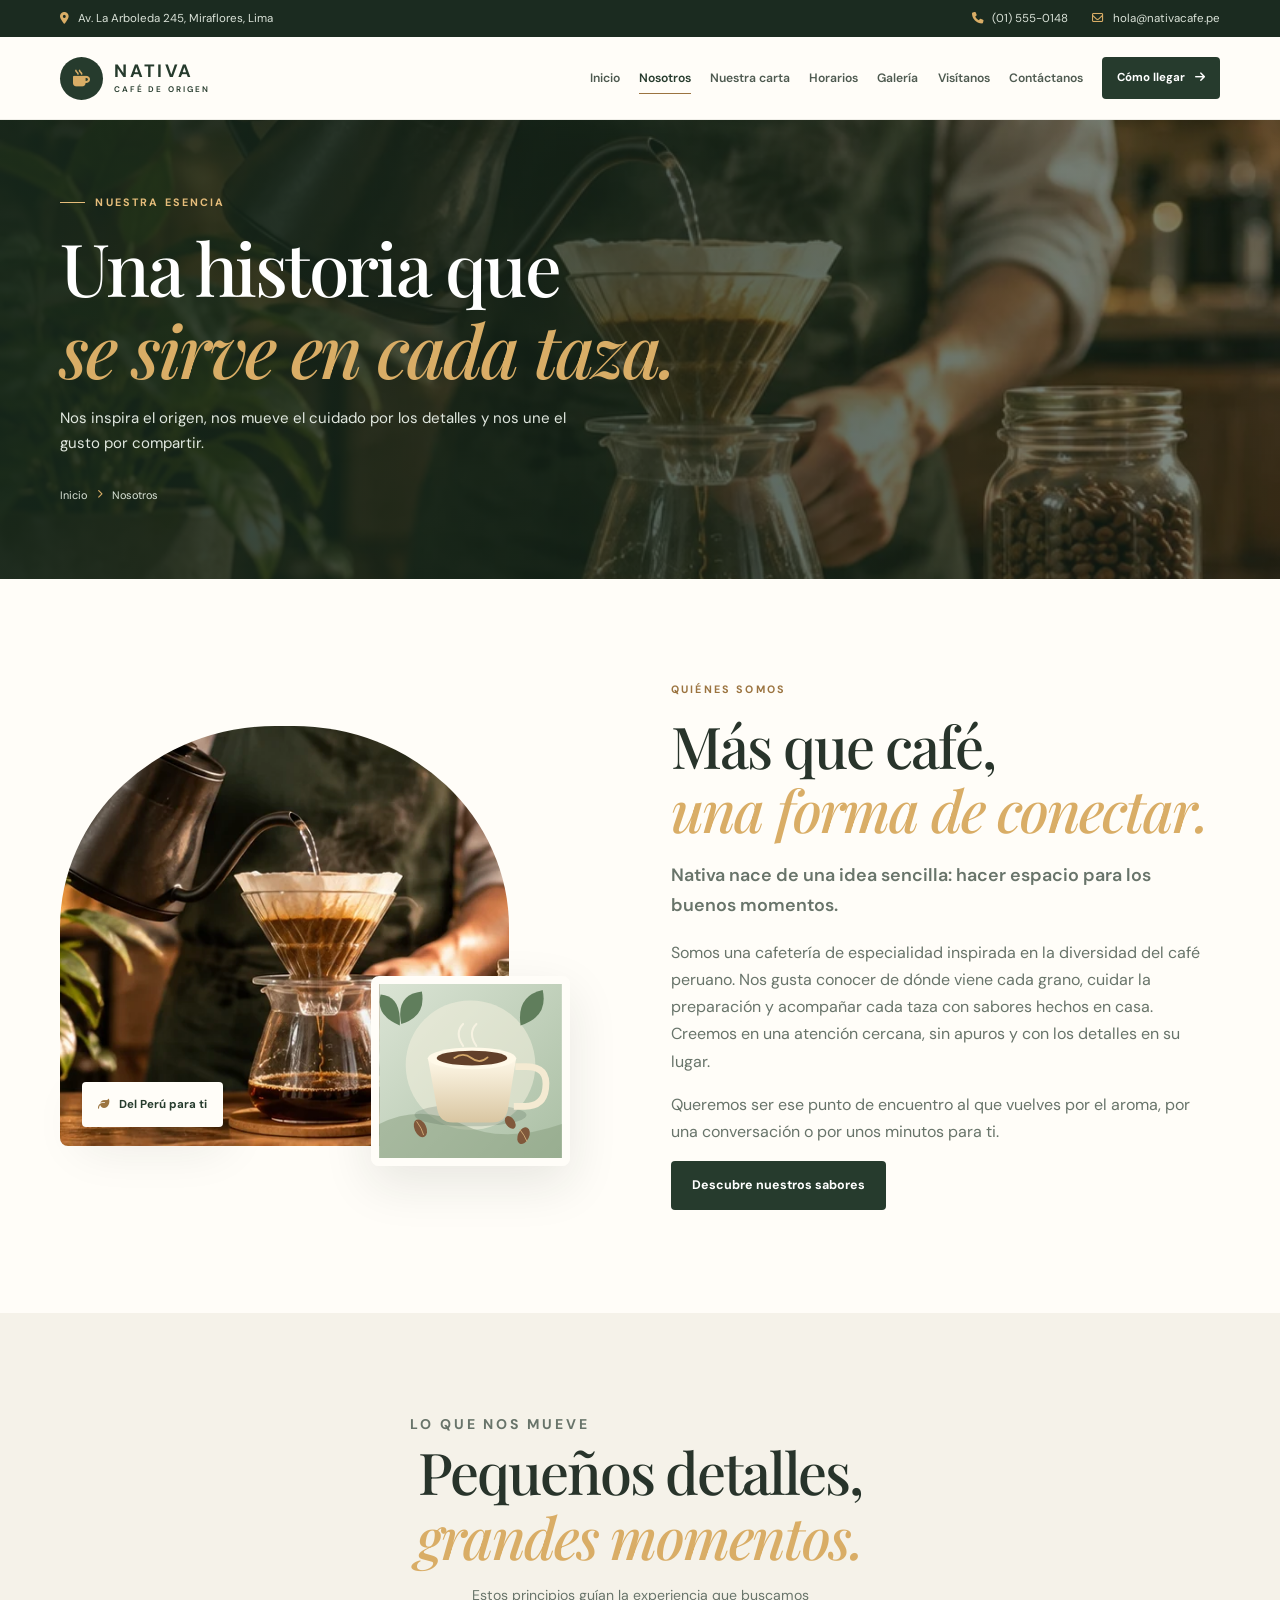
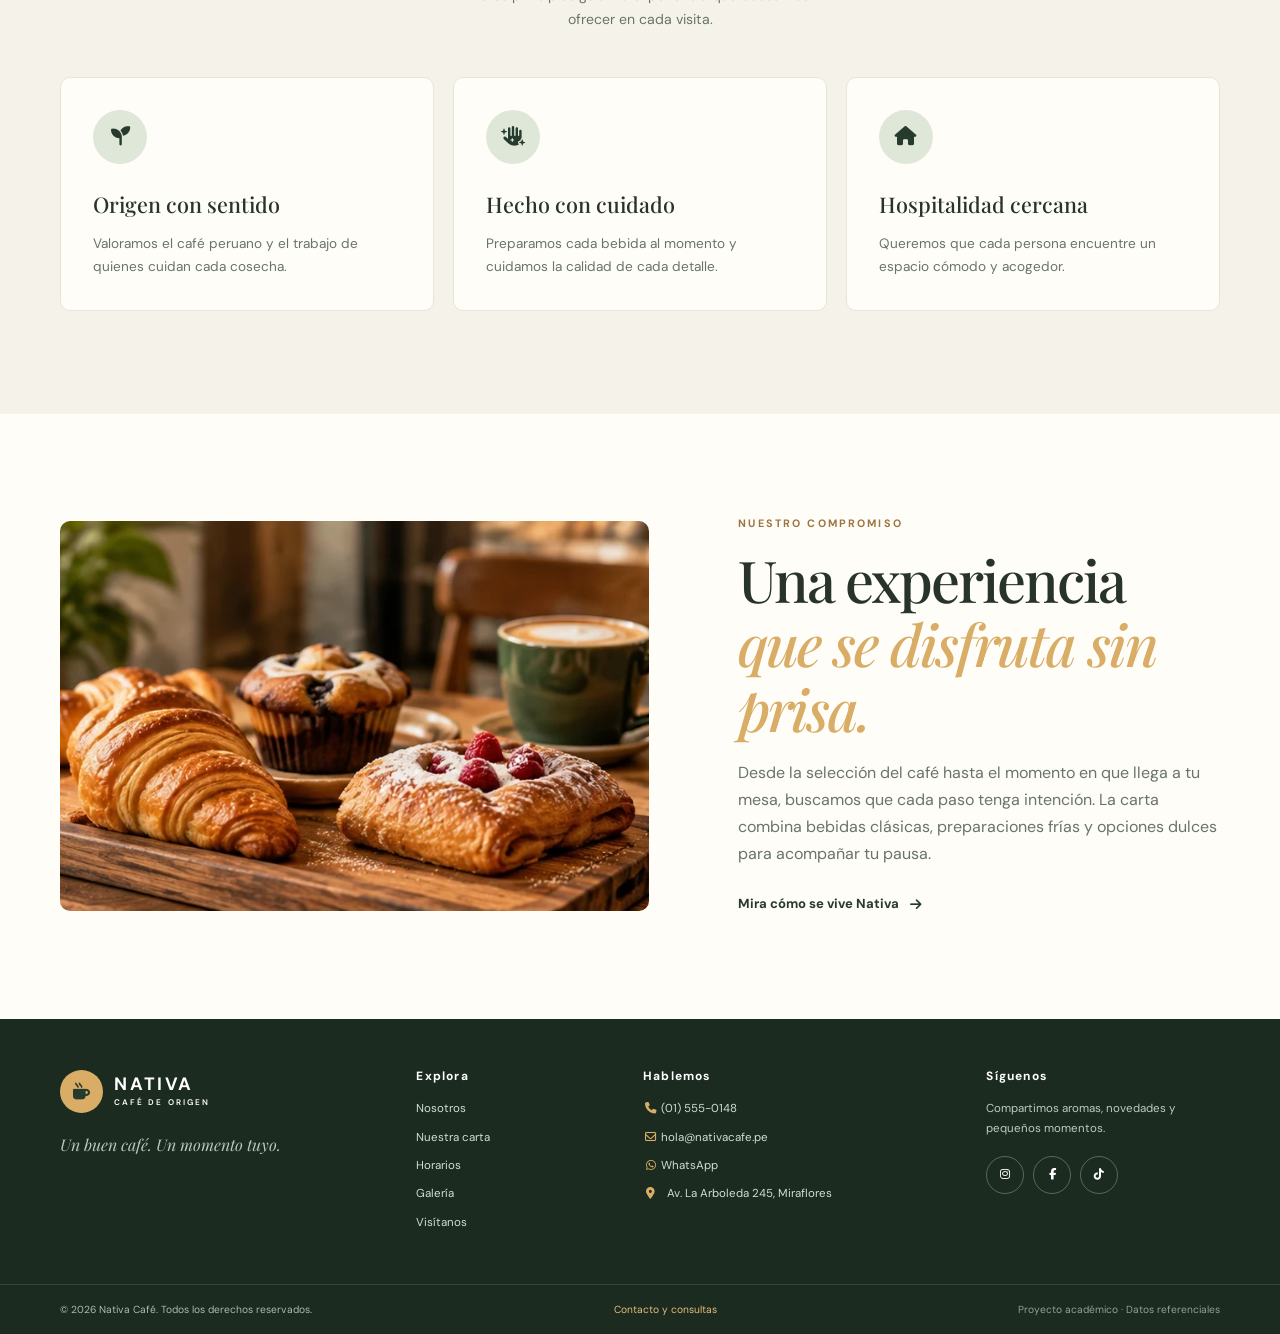
<file: nosotros.html>
<!doctype html>
<html lang="es" id="top">
  <head>
    <meta charset="utf-8" />
    <meta name="viewport" content="width=device-width, initial-scale=1" />
    <meta
      name="description"
      content="Conoce la historia, inspiración y valores de Nativa Café, cafetería de especialidad de inspiración peruana."
    />
    <meta name="theme-color" content="#263b2d" />
    <title>Nosotros | Nativa Café</title>
    <link rel="icon" href="assets/img/favicon.ico" sizes="any" />
    <link rel="preconnect" href="https://fonts.googleapis.com" />
    <link rel="preconnect" href="https://fonts.gstatic.com" crossorigin />
    <link
      href="https://fonts.googleapis.com/css2?family=DM+Sans:wght@400;500;600;700&family=Playfair+Display:wght@500;600;700&display=swap"
      rel="stylesheet"
    />
    <link
      rel="stylesheet"
      href="https://cdnjs.cloudflare.com/ajax/libs/font-awesome/6.5.2/css/all.min.css"
    />
    <link rel="stylesheet" href="assets/css/styles.css" />
    <script src="assets/js/main.js" defer></script>
  </head>
  <body data-page="nosotros">
    <a class="skip-link" href="#contenido">Saltar al contenido</a>
    <div class="topbar">
      <div class="container topbar__inner">
        <p>
          <i class="fa-solid fa-location-dot" aria-hidden="true"></i> Av. La
          Arboleda 245, Miraflores, Lima
        </p>
        <div class="topbar__links">
          <a href="tel:+5115550148"
            ><i class="fa-solid fa-phone" aria-hidden="true"></i> (01)
            555-0148</a
          >
          <a href="mailto:hola@nativacafe.pe"
            ><i class="fa-regular fa-envelope" aria-hidden="true"></i>
            hola@nativacafe.pe</a
          >
        </div>
      </div>
    </div>
    <header class="site-header">
      <div class="container nav-wrap">
        <a class="brand" href="index.html" aria-label="Nativa Café, inicio">
          <span class="brand__icon"
            ><i class="fa-solid fa-mug-hot" aria-hidden="true"></i
          ></span>
          <span class="brand__word">NATIVA <small>CAFÉ DE ORIGEN</small></span>
        </a>
        <button
          class="nav-toggle"
          type="button"
          aria-label="Abrir menú"
          aria-expanded="false"
          aria-controls="main-navigation"
        >
          <span></span><span></span><span></span>
        </button>
        <nav
          class="main-nav"
          id="main-navigation"
          aria-label="Navegación principal"
        >
          <a class="main-nav__link" href="index.html">Inicio</a
          ><a
            class="main-nav__link is-active"
            href="nosotros.html"
            aria-current="page"
            >Nosotros</a
          ><a class="main-nav__link" href="nuestra-carta.html">Nuestra carta</a
          ><a class="main-nav__link" href="horarios.html">Horarios</a
          ><a class="main-nav__link" href="galeria.html">Galería</a
          ><a class="main-nav__link" href="visitanos.html">Visítanos</a
          ><a class="main-nav__link" href="contactanos.html">Contáctanos</a>
          <a class="main-nav__cta" href="visitanos.html"
            >Cómo llegar
            <i class="fa-solid fa-arrow-right" aria-hidden="true"></i
          ></a>
        </nav>
      </div>
    </header>
    <main id="contenido">
      <section class="page-hero page-hero--about">
        <div class="container page-hero__content">
          <p class="eyebrow eyebrow--light"><span></span> NUESTRA ESENCIA</p>
          <h1>Una historia que<br /><em>se sirve en cada taza.</em></h1>
          <p>
            Nos inspira el origen, nos mueve el cuidado por los detalles y nos
            une el gusto por compartir.
          </p>
          <div class="breadcrumbs">
            <a href="index.html">Inicio</a
            ><i class="fa-solid fa-chevron-right" aria-hidden="true"></i
            ><span>Nosotros</span>
          </div>
        </div>
      </section>
      <section class="section section--paper">
        <div class="container split-layout">
          <div class="photo-stack reveal">
            <img
              class="photo-stack__main"
              src="assets/img/nativa-barista.webp"
              alt="Preparación artesanal de café filtrado"
              width="828"
              height="464"
            /><img
              class="photo-stack__small"
              src="assets/img/cafe-origen.svg"
              alt="Ilustración de café de origen"
              loading="lazy"
            /><span class="photo-stamp"
              ><i class="fa-solid fa-leaf" aria-hidden="true"></i> Del Perú para
              ti</span
            >
          </div>
          <div class="split-copy reveal">
            <p class="eyebrow">QUIÉNES SOMOS</p>
            <h2>Más que café,<br /><em>una forma de conectar.</em></h2>
            <p class="lead">
              Nativa nace de una idea sencilla: hacer espacio para los buenos
              momentos.
            </p>
            <p>
              Somos una cafetería de especialidad inspirada en la diversidad del
              café peruano. Nos gusta conocer de dónde viene cada grano, cuidar
              la preparación y acompañar cada taza con sabores hechos en casa.
              Creemos en una atención cercana, sin apuros y con los detalles en
              su lugar.
            </p>
            <p>
              Queremos ser ese punto de encuentro al que vuelves por el aroma,
              por una conversación o por unos minutos para ti.
            </p>
            <a class="button button--dark" href="nuestra-carta.html"
              >Descubre nuestros sabores</a
            >
          </div>
        </div>
      </section>
      <section class="section section--cream">
        <div class="container">
          <div class="section-heading section-heading--center reveal">
            <p class="eyebrow">LO QUE NOS MUEVE</p>
            <h2>Pequeños detalles,<br /><em>grandes momentos.</em></h2>
            <p>
              Estos principios guían la experiencia que buscamos ofrecer en cada
              visita.
            </p>
          </div>
          <div class="values-grid">
            <article class="value-card reveal">
              <span
                ><i class="fa-solid fa-seedling" aria-hidden="true"></i
              ></span>
              <h3>Origen con sentido</h3>
              <p>
                Valoramos el café peruano y el trabajo de quienes cuidan cada
                cosecha.
              </p>
            </article>
            <article class="value-card reveal">
              <span
                ><i class="fa-solid fa-hand-sparkles" aria-hidden="true"></i
              ></span>
              <h3>Hecho con cuidado</h3>
              <p>
                Preparamos cada bebida al momento y cuidamos la calidad de cada
                detalle.
              </p>
            </article>
            <article class="value-card reveal">
              <span><i class="fa-solid fa-house" aria-hidden="true"></i></span>
              <h3>Hospitalidad cercana</h3>
              <p>
                Queremos que cada persona encuentre un espacio cómodo y
                acogedor.
              </p>
            </article>
          </div>
        </div>
      </section>
      <section class="section section--paper">
        <div class="container process-story">
          <div class="process-story__image reveal">
            <img
              src="assets/img/nativa-pasteleria.webp"
              alt="Pastelería artesanal servida sobre mesa de madera"
              loading="lazy"
              width="828"
              height="464"
            />
          </div>
          <div class="process-story__copy reveal">
            <p class="eyebrow">NUESTRO COMPROMISO</p>
            <h2>Una experiencia<br /><em>que se disfruta sin prisa.</em></h2>
            <p>
              Desde la selección del café hasta el momento en que llega a tu
              mesa, buscamos que cada paso tenga intención. La carta combina
              bebidas clásicas, preparaciones frías y opciones dulces para
              acompañar tu pausa.
            </p>
            <a class="text-link" href="galeria.html"
              >Mira cómo se vive Nativa
              <i class="fa-solid fa-arrow-right" aria-hidden="true"></i
            ></a>
          </div>
        </div>
      </section>
    </main>
    <footer class="site-footer">
      <div class="container footer-main">
        <div class="footer-brand-block">
          <a
            class="brand brand--footer"
            href="index.html"
            aria-label="Nativa Café, volver al inicio"
          >
            <span class="brand__icon"
              ><i class="fa-solid fa-mug-hot" aria-hidden="true"></i
            ></span>
            <span class="brand__word"
              >NATIVA <small>CAFÉ DE ORIGEN</small></span
            >
          </a>
          <p>Un buen café. Un momento tuyo.</p>
        </div>
        <div class="footer-column">
          <h2>Explora</h2>
          <a href="nosotros.html">Nosotros</a>
          <a href="nuestra-carta.html">Nuestra carta</a>
          <a href="horarios.html">Horarios</a>
          <a href="galeria.html">Galería</a>
          <a href="visitanos.html">Visítanos</a>
        </div>
        <div class="footer-column footer-contact">
          <h2>Hablemos</h2>
          <a href="tel:+5115550148"
            ><i class="fa-solid fa-phone" aria-hidden="true"></i> (01)
            555-0148</a
          >
          <a href="mailto:hola@nativacafe.pe"
            ><i class="fa-regular fa-envelope" aria-hidden="true"></i>
            hola@nativacafe.pe</a
          >
          <a
            href="https://wa.me/51955550148"
            target="_blank"
            rel="noopener noreferrer"
            ><i class="fa-brands fa-whatsapp" aria-hidden="true"></i>
            WhatsApp</a
          >
          <p>
            <i class="fa-solid fa-location-dot" aria-hidden="true"></i> Av. La
            Arboleda 245, Miraflores
          </p>
        </div>
        <div class="footer-column footer-social">
          <h2>Síguenos</h2>
          <p>Compartimos aromas, novedades y pequeños momentos.</p>
          <div class="social-links">
            <a
              href="https://www.instagram.com/"
              target="_blank"
              rel="noopener noreferrer"
              aria-label="Instagram"
              ><i class="fa-brands fa-instagram" aria-hidden="true"></i
            ></a>
            <a
              href="https://www.facebook.com/"
              target="_blank"
              rel="noopener noreferrer"
              aria-label="Facebook"
              ><i class="fa-brands fa-facebook-f" aria-hidden="true"></i
            ></a>
            <a
              href="https://www.tiktok.com/"
              target="_blank"
              rel="noopener noreferrer"
              aria-label="TikTok"
              ><i class="fa-brands fa-tiktok" aria-hidden="true"></i
            ></a>
          </div>
        </div>
      </div>
      <div class="footer-bottom">
        <div class="container footer-bottom__inner">
          <p>
            © <span data-year>2026</span> Nativa Café. Todos los derechos
            reservados.
          </p>
          <a href="contactanos.html">Contacto y consultas</a>
          <p class="academic-note">Proyecto académico · Datos referenciales</p>
        </div>
      </div>
    </footer>
    <a
      class="back-to-top"
      href="#top"
      aria-label="Volver al inicio de la página"
      ><i class="fa-solid fa-arrow-up" aria-hidden="true"></i
    ></a>
    <div class="toast" role="status" aria-live="polite"></div>
  </body>
</html>
</file>
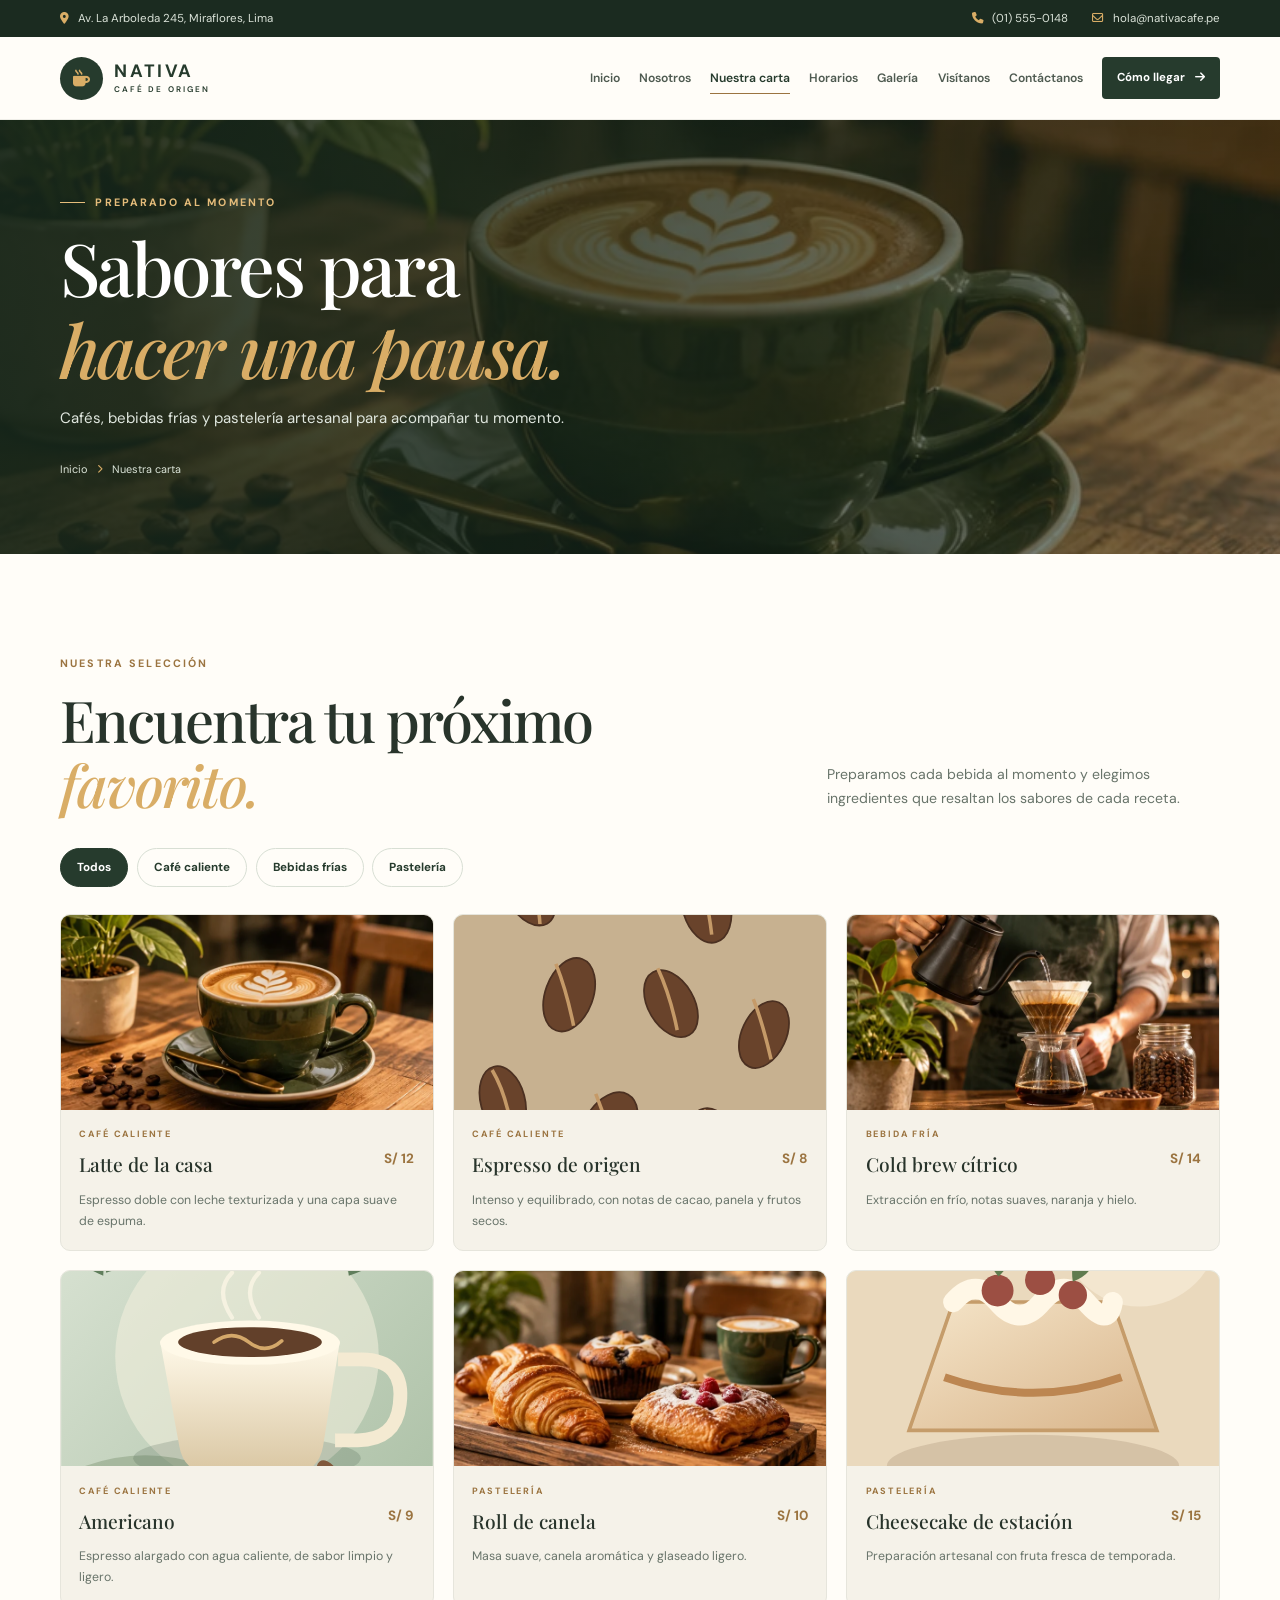
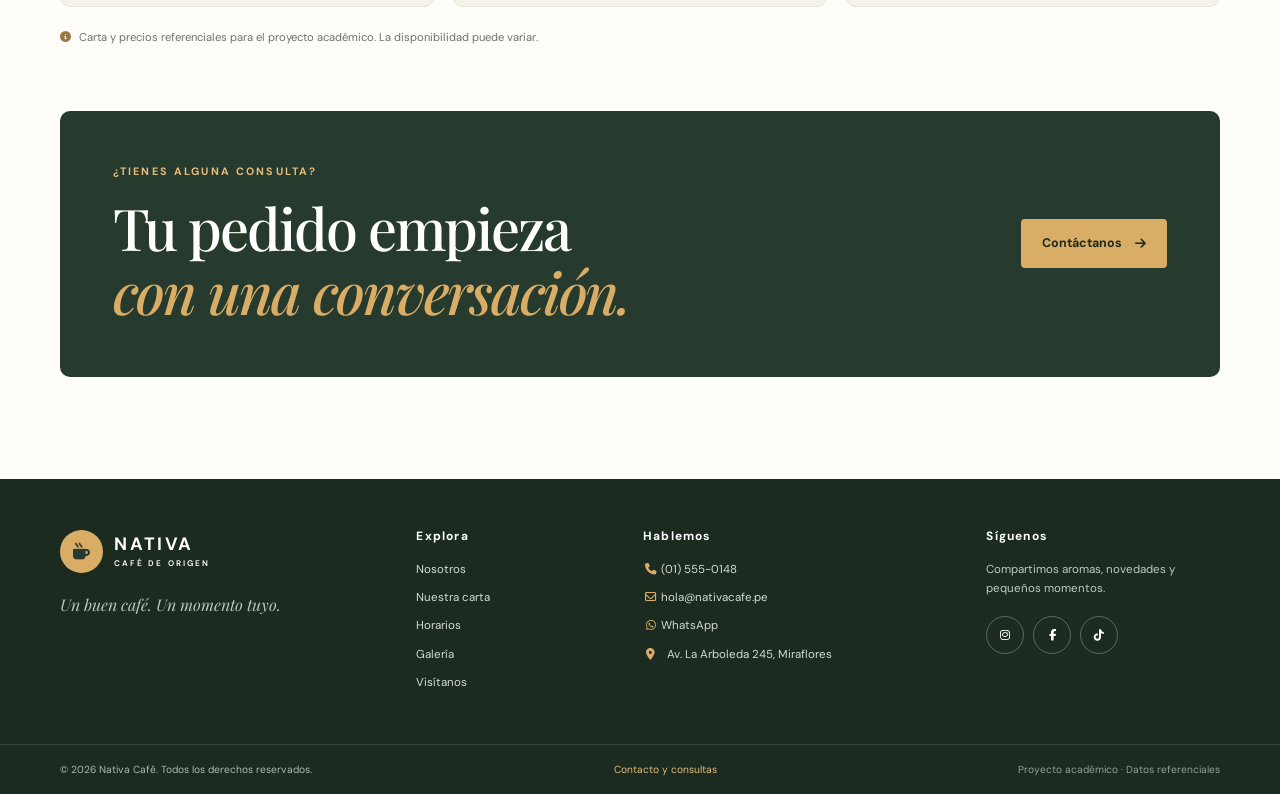
<file: nuestra-carta.html>
<!doctype html>
<html lang="es" id="top">
  <head>
    <meta charset="utf-8" />
    <meta name="viewport" content="width=device-width, initial-scale=1" />
    <meta
      name="description"
      content="Explora la carta de Nativa Café: cafés de origen, bebidas frías y pastelería artesanal con precios referenciales."
    />
    <meta name="theme-color" content="#263b2d" />
    <title>Nuestra carta | Nativa Café</title>
    <link rel="icon" href="assets/img/favicon.ico" sizes="any" />
    <link rel="preconnect" href="https://fonts.googleapis.com" />
    <link rel="preconnect" href="https://fonts.gstatic.com" crossorigin />
    <link
      href="https://fonts.googleapis.com/css2?family=DM+Sans:wght@400;500;600;700&family=Playfair+Display:wght@500;600;700&display=swap"
      rel="stylesheet"
    />
    <link
      rel="stylesheet"
      href="https://cdnjs.cloudflare.com/ajax/libs/font-awesome/6.5.2/css/all.min.css"
    />
    <link rel="stylesheet" href="assets/css/styles.css" />
    <script src="assets/js/main.js" defer></script>
  </head>
  <body data-page="carta">
    <a class="skip-link" href="#contenido">Saltar al contenido</a>
    <div class="topbar">
      <div class="container topbar__inner">
        <p>
          <i class="fa-solid fa-location-dot" aria-hidden="true"></i> Av. La
          Arboleda 245, Miraflores, Lima
        </p>
        <div class="topbar__links">
          <a href="tel:+5115550148"
            ><i class="fa-solid fa-phone" aria-hidden="true"></i> (01)
            555-0148</a
          >
          <a href="mailto:hola@nativacafe.pe"
            ><i class="fa-regular fa-envelope" aria-hidden="true"></i>
            hola@nativacafe.pe</a
          >
        </div>
      </div>
    </div>
    <header class="site-header">
      <div class="container nav-wrap">
        <a class="brand" href="index.html" aria-label="Nativa Café, inicio">
          <span class="brand__icon"
            ><i class="fa-solid fa-mug-hot" aria-hidden="true"></i
          ></span>
          <span class="brand__word">NATIVA <small>CAFÉ DE ORIGEN</small></span>
        </a>
        <button
          class="nav-toggle"
          type="button"
          aria-label="Abrir menú"
          aria-expanded="false"
          aria-controls="main-navigation"
        >
          <span></span><span></span><span></span>
        </button>
        <nav
          class="main-nav"
          id="main-navigation"
          aria-label="Navegación principal"
        >
          <a class="main-nav__link" href="index.html">Inicio</a
          ><a class="main-nav__link" href="nosotros.html">Nosotros</a
          ><a
            class="main-nav__link is-active"
            href="nuestra-carta.html"
            aria-current="page"
            >Nuestra carta</a
          ><a class="main-nav__link" href="horarios.html">Horarios</a
          ><a class="main-nav__link" href="galeria.html">Galería</a
          ><a class="main-nav__link" href="visitanos.html">Visítanos</a
          ><a class="main-nav__link" href="contactanos.html">Contáctanos</a>
          <a class="main-nav__cta" href="visitanos.html"
            >Cómo llegar
            <i class="fa-solid fa-arrow-right" aria-hidden="true"></i
          ></a>
        </nav>
      </div>
    </header>
    <main id="contenido">
      <section class="page-hero page-hero--menu">
        <div class="container page-hero__content">
          <p class="eyebrow eyebrow--light">
            <span></span> PREPARADO AL MOMENTO
          </p>
          <h1>Sabores para<br /><em>hacer una pausa.</em></h1>
          <p>
            Cafés, bebidas frías y pastelería artesanal para acompañar tu
            momento.
          </p>
          <div class="breadcrumbs">
            <a href="index.html">Inicio</a
            ><i class="fa-solid fa-chevron-right" aria-hidden="true"></i
            ><span>Nuestra carta</span>
          </div>
        </div>
      </section>
      <section class="section section--paper">
        <div class="container">
          <div class="menu-intro-row reveal">
            <div>
              <p class="eyebrow">NUESTRA SELECCIÓN</p>
              <h2>Encuentra tu próximo<br /><em>favorito.</em></h2>
            </div>
            <p>
              Preparamos cada bebida al momento y elegimos ingredientes que
              resaltan los sabores de cada receta.
            </p>
          </div>
          <div
            class="filter-bar"
            role="group"
            aria-label="Filtrar productos de la carta"
          >
            <button
              class="filter-button is-active"
              type="button"
              data-filter="todos"
              aria-pressed="true"
            >
              Todos</button
            ><button
              class="filter-button"
              type="button"
              data-filter="cafe"
              aria-pressed="false"
            >
              Café caliente</button
            ><button
              class="filter-button"
              type="button"
              data-filter="frio"
              aria-pressed="false"
            >
              Bebidas frías</button
            ><button
              class="filter-button"
              type="button"
              data-filter="dulce"
              aria-pressed="false"
            >
              Pastelería
            </button>
          </div>
          <div class="menu-products">
            <article class="menu-product reveal" data-category="cafe">
              <img
                src="assets/img/nativa-latte.webp"
                alt="Taza de latte con arte en la espuma"
                loading="lazy"
              />
              <div class="menu-product__body">
                <span class="eyebrow">CAFÉ CALIENTE</span>
                <div class="menu-product__heading">
                  <h3>Latte de la casa</h3>
                  <strong>S/ 12</strong>
                </div>
                <p>
                  Espresso doble con leche texturizada y una capa suave de
                  espuma.
                </p>
              </div>
            </article>
            <article class="menu-product reveal" data-category="cafe">
              <img
                src="assets/img/galeria-granos.svg"
                alt="Granos de café tostados"
                loading="lazy"
              />
              <div class="menu-product__body">
                <span class="eyebrow">CAFÉ CALIENTE</span>
                <div class="menu-product__heading">
                  <h3>Espresso de origen</h3>
                  <strong>S/ 8</strong>
                </div>
                <p>
                  Intenso y equilibrado, con notas de cacao, panela y frutos
                  secos.
                </p>
              </div>
            </article>
            <article class="menu-product reveal" data-category="frio">
              <img
                src="assets/img/nativa-barista.webp"
                alt="Preparación de café filtrado"
                loading="lazy"
              />
              <div class="menu-product__body">
                <span class="eyebrow">BEBIDA FRÍA</span>
                <div class="menu-product__heading">
                  <h3>Cold brew cítrico</h3>
                  <strong>S/ 14</strong>
                </div>
                <p>Extracción en frío, notas suaves, naranja y hielo.</p>
              </div>
            </article>
            <article class="menu-product reveal" data-category="cafe">
              <img
                src="assets/img/cafe-origen.svg"
                alt="Ilustración de una taza de café"
                loading="lazy"
              />
              <div class="menu-product__body">
                <span class="eyebrow">CAFÉ CALIENTE</span>
                <div class="menu-product__heading">
                  <h3>Americano</h3>
                  <strong>S/ 9</strong>
                </div>
                <p>
                  Espresso alargado con agua caliente, de sabor limpio y ligero.
                </p>
              </div>
            </article>
            <article class="menu-product reveal" data-category="dulce">
              <img
                src="assets/img/nativa-pasteleria.webp"
                alt="Croissant y pastelería artesanal"
                loading="lazy"
              />
              <div class="menu-product__body">
                <span class="eyebrow">PASTELERÍA</span>
                <div class="menu-product__heading">
                  <h3>Roll de canela</h3>
                  <strong>S/ 10</strong>
                </div>
                <p>Masa suave, canela aromática y glaseado ligero.</p>
              </div>
            </article>
            <article class="menu-product reveal" data-category="dulce">
              <img
                src="assets/img/galeria-pastel.svg"
                alt="Pastel artesanal"
                loading="lazy"
              />
              <div class="menu-product__body">
                <span class="eyebrow">PASTELERÍA</span>
                <div class="menu-product__heading">
                  <h3>Cheesecake de estación</h3>
                  <strong>S/ 15</strong>
                </div>
                <p>Preparación artesanal con fruta fresca de temporada.</p>
              </div>
            </article>
          </div>
          <p class="menu-disclaimer menu-disclaimer--light">
            <i class="fa-solid fa-circle-info" aria-hidden="true"></i> Carta y
            precios referenciales para el proyecto académico. La disponibilidad
            puede variar.
          </p>
          <div class="menu-cta reveal">
            <div>
              <p class="eyebrow eyebrow--light">¿TIENES ALGUNA CONSULTA?</p>
              <h2>Tu pedido empieza<br /><em>con una conversación.</em></h2>
            </div>
            <a class="button button--gold" href="contactanos.html"
              >Contáctanos
              <i class="fa-solid fa-arrow-right" aria-hidden="true"></i
            ></a>
          </div>
        </div>
      </section>
    </main>
    <footer class="site-footer">
      <div class="container footer-main">
        <div class="footer-brand-block">
          <a
            class="brand brand--footer"
            href="index.html"
            aria-label="Nativa Café, volver al inicio"
          >
            <span class="brand__icon"
              ><i class="fa-solid fa-mug-hot" aria-hidden="true"></i
            ></span>
            <span class="brand__word"
              >NATIVA <small>CAFÉ DE ORIGEN</small></span
            >
          </a>
          <p>Un buen café. Un momento tuyo.</p>
        </div>
        <div class="footer-column">
          <h2>Explora</h2>
          <a href="nosotros.html">Nosotros</a>
          <a href="nuestra-carta.html">Nuestra carta</a>
          <a href="horarios.html">Horarios</a>
          <a href="galeria.html">Galería</a>
          <a href="visitanos.html">Visítanos</a>
        </div>
        <div class="footer-column footer-contact">
          <h2>Hablemos</h2>
          <a href="tel:+5115550148"
            ><i class="fa-solid fa-phone" aria-hidden="true"></i> (01)
            555-0148</a
          >
          <a href="mailto:hola@nativacafe.pe"
            ><i class="fa-regular fa-envelope" aria-hidden="true"></i>
            hola@nativacafe.pe</a
          >
          <a
            href="https://wa.me/51955550148"
            target="_blank"
            rel="noopener noreferrer"
            ><i class="fa-brands fa-whatsapp" aria-hidden="true"></i>
            WhatsApp</a
          >
          <p>
            <i class="fa-solid fa-location-dot" aria-hidden="true"></i> Av. La
            Arboleda 245, Miraflores
          </p>
        </div>
        <div class="footer-column footer-social">
          <h2>Síguenos</h2>
          <p>Compartimos aromas, novedades y pequeños momentos.</p>
          <div class="social-links">
            <a
              href="https://www.instagram.com/"
              target="_blank"
              rel="noopener noreferrer"
              aria-label="Instagram"
              ><i class="fa-brands fa-instagram" aria-hidden="true"></i
            ></a>
            <a
              href="https://www.facebook.com/"
              target="_blank"
              rel="noopener noreferrer"
              aria-label="Facebook"
              ><i class="fa-brands fa-facebook-f" aria-hidden="true"></i
            ></a>
            <a
              href="https://www.tiktok.com/"
              target="_blank"
              rel="noopener noreferrer"
              aria-label="TikTok"
              ><i class="fa-brands fa-tiktok" aria-hidden="true"></i
            ></a>
          </div>
        </div>
      </div>
      <div class="footer-bottom">
        <div class="container footer-bottom__inner">
          <p>
            © <span data-year>2026</span> Nativa Café. Todos los derechos
            reservados.
          </p>
          <a href="contactanos.html">Contacto y consultas</a>
          <p class="academic-note">Proyecto académico · Datos referenciales</p>
        </div>
      </div>
    </footer>
    <a
      class="back-to-top"
      href="#top"
      aria-label="Volver al inicio de la página"
      ><i class="fa-solid fa-arrow-up" aria-hidden="true"></i
    ></a>
    <div class="toast" role="status" aria-live="polite"></div>
  </body>
</html>
</file>
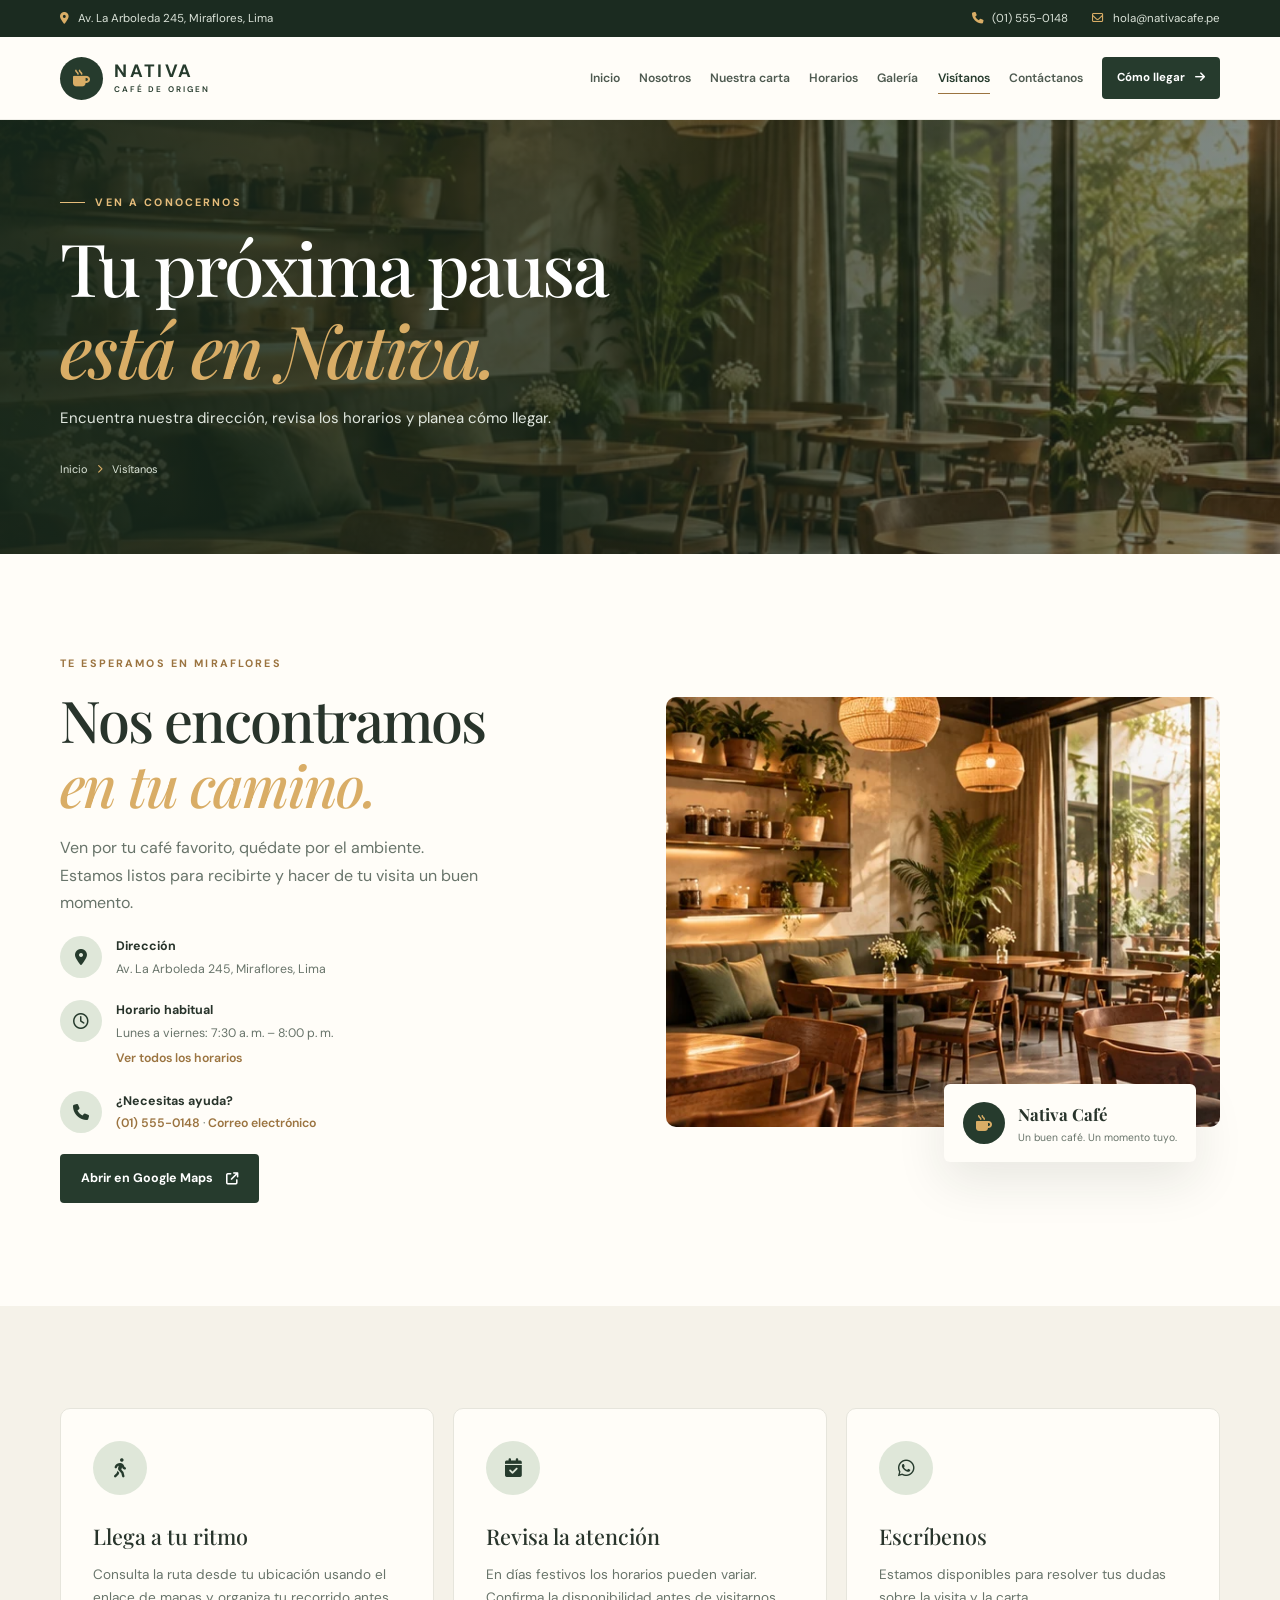
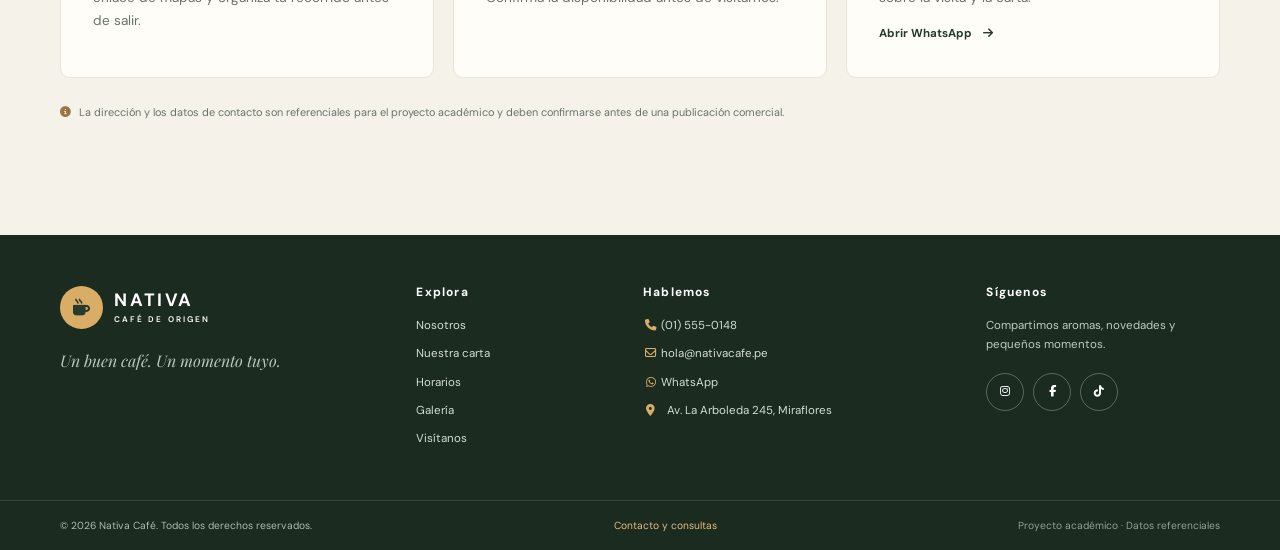
<file: visitanos.html>
<!doctype html>
<html lang="es" id="top">
  <head>
    <meta charset="utf-8" />
    <meta name="viewport" content="width=device-width, initial-scale=1" />
    <meta
      name="description"
      content="Encuentra la dirección referencial, horarios de atención y canales para organizar tu visita a Nativa Café en Miraflores."
    />
    <meta name="theme-color" content="#263b2d" />
    <title>Visítanos | Nativa Café</title>
    <link rel="icon" href="assets/img/favicon.ico" sizes="any" />
    <link rel="preconnect" href="https://fonts.googleapis.com" />
    <link rel="preconnect" href="https://fonts.gstatic.com" crossorigin />
    <link
      href="https://fonts.googleapis.com/css2?family=DM+Sans:wght@400;500;600;700&family=Playfair+Display:wght@500;600;700&display=swap"
      rel="stylesheet"
    />
    <link
      rel="stylesheet"
      href="https://cdnjs.cloudflare.com/ajax/libs/font-awesome/6.5.2/css/all.min.css"
    />
    <link rel="stylesheet" href="assets/css/styles.css" />
    <script src="assets/js/main.js" defer></script>
  </head>
  <body data-page="visitanos">
    <a class="skip-link" href="#contenido">Saltar al contenido</a>
    <div class="topbar">
      <div class="container topbar__inner">
        <p>
          <i class="fa-solid fa-location-dot" aria-hidden="true"></i> Av. La
          Arboleda 245, Miraflores, Lima
        </p>
        <div class="topbar__links">
          <a href="tel:+5115550148"
            ><i class="fa-solid fa-phone" aria-hidden="true"></i> (01)
            555-0148</a
          >
          <a href="mailto:hola@nativacafe.pe"
            ><i class="fa-regular fa-envelope" aria-hidden="true"></i>
            hola@nativacafe.pe</a
          >
        </div>
      </div>
    </div>
    <header class="site-header">
      <div class="container nav-wrap">
        <a class="brand" href="index.html" aria-label="Nativa Café, inicio">
          <span class="brand__icon"
            ><i class="fa-solid fa-mug-hot" aria-hidden="true"></i
          ></span>
          <span class="brand__word">NATIVA <small>CAFÉ DE ORIGEN</small></span>
        </a>
        <button
          class="nav-toggle"
          type="button"
          aria-label="Abrir menú"
          aria-expanded="false"
          aria-controls="main-navigation"
        >
          <span></span><span></span><span></span>
        </button>
        <nav
          class="main-nav"
          id="main-navigation"
          aria-label="Navegación principal"
        >
          <a class="main-nav__link" href="index.html">Inicio</a
          ><a class="main-nav__link" href="nosotros.html">Nosotros</a
          ><a class="main-nav__link" href="nuestra-carta.html">Nuestra carta</a
          ><a class="main-nav__link" href="horarios.html">Horarios</a
          ><a class="main-nav__link" href="galeria.html">Galería</a
          ><a
            class="main-nav__link is-active"
            href="visitanos.html"
            aria-current="page"
            >Visítanos</a
          ><a class="main-nav__link" href="contactanos.html">Contáctanos</a>
          <a class="main-nav__cta" href="visitanos.html"
            >Cómo llegar
            <i class="fa-solid fa-arrow-right" aria-hidden="true"></i
          ></a>
        </nav>
      </div>
    </header>
    <main id="contenido">
      <section class="page-hero page-hero--visit">
        <div class="container page-hero__content">
          <p class="eyebrow eyebrow--light"><span></span> VEN A CONOCERNOS</p>
          <h1>Tu próxima pausa<br /><em>está en Nativa.</em></h1>
          <p>
            Encuentra nuestra dirección, revisa los horarios y planea cómo
            llegar.
          </p>
          <div class="breadcrumbs">
            <a href="index.html">Inicio</a
            ><i class="fa-solid fa-chevron-right" aria-hidden="true"></i
            ><span>Visítanos</span>
          </div>
        </div>
      </section>
      <section class="section section--paper">
        <div class="container visit-page-grid">
          <div class="visit-copy reveal">
            <p class="eyebrow">TE ESPERAMOS EN MIRAFLORES</p>
            <h2>Nos encontramos<br /><em>en tu camino.</em></h2>
            <p>
              Ven por tu café favorito, quédate por el ambiente. Estamos listos
              para recibirte y hacer de tu visita un buen momento.
            </p>
            <div class="visit-detail">
              <span
                ><i class="fa-solid fa-location-dot" aria-hidden="true"></i
              ></span>
              <div>
                <strong>Dirección</strong>
                <p>Av. La Arboleda 245, Miraflores, Lima</p>
              </div>
            </div>
            <div class="visit-detail">
              <span
                ><i class="fa-regular fa-clock" aria-hidden="true"></i
              ></span>
              <div>
                <strong>Horario habitual</strong>
                <p>Lunes a viernes: 7:30 a. m. – 8:00 p. m.</p>
                <a href="horarios.html">Ver todos los horarios</a>
              </div>
            </div>
            <div class="visit-detail">
              <span><i class="fa-solid fa-phone" aria-hidden="true"></i></span>
              <div>
                <strong>¿Necesitas ayuda?</strong>
                <p>
                  <a href="tel:+5115550148">(01) 555-0148</a> ·
                  <a href="mailto:hola@nativacafe.pe">Correo electrónico</a>
                </p>
              </div>
            </div>
            <a
              class="button button--dark"
              href="https://www.google.com/maps/search/?api=1&query=Av.+La+Arboleda+245%2C+Miraflores%2C+Lima"
              target="_blank"
              rel="noopener noreferrer"
              >Abrir en Google Maps
              <i
                class="fa-solid fa-arrow-up-right-from-square"
                aria-hidden="true"
              ></i
            ></a>
          </div>
          <div class="visit-visual reveal">
            <img
              src="assets/img/nativa-interior.webp"
              alt="Ambiente acogedor de Nativa Café"
              loading="lazy"
            />
            <div class="visit-visual__card">
              <span
                ><i class="fa-solid fa-mug-hot" aria-hidden="true"></i
              ></span>
              <div>
                <strong>Nativa Café</strong
                ><small>Un buen café. Un momento tuyo.</small>
              </div>
            </div>
          </div>
        </div>
      </section>
      <section class="section section--cream">
        <div class="container arrival-grid">
          <div class="arrival-card reveal">
            <span
              ><i class="fa-solid fa-person-walking" aria-hidden="true"></i
            ></span>
            <h3>Llega a tu ritmo</h3>
            <p>
              Consulta la ruta desde tu ubicación usando el enlace de mapas y
              organiza tu recorrido antes de salir.
            </p>
          </div>
          <div class="arrival-card reveal">
            <span
              ><i class="fa-solid fa-calendar-check" aria-hidden="true"></i
            ></span>
            <h3>Revisa la atención</h3>
            <p>
              En días festivos los horarios pueden variar. Confirma la
              disponibilidad antes de visitarnos.
            </p>
          </div>
          <div class="arrival-card reveal">
            <span
              ><i class="fa-brands fa-whatsapp" aria-hidden="true"></i
            ></span>
            <h3>Escríbenos</h3>
            <p>
              Estamos disponibles para resolver tus dudas sobre la visita y la
              carta.
            </p>
            <a
              class="text-link"
              href="https://wa.me/51955550148"
              target="_blank"
              rel="noopener noreferrer"
              >Abrir WhatsApp
              <i class="fa-solid fa-arrow-right" aria-hidden="true"></i
            ></a>
          </div>
        </div>
        <p class="data-note container">
          <i class="fa-solid fa-circle-info" aria-hidden="true"></i> La
          dirección y los datos de contacto son referenciales para el proyecto
          académico y deben confirmarse antes de una publicación comercial.
        </p>
      </section>
    </main>
    <footer class="site-footer">
      <div class="container footer-main">
        <div class="footer-brand-block">
          <a
            class="brand brand--footer"
            href="index.html"
            aria-label="Nativa Café, volver al inicio"
          >
            <span class="brand__icon"
              ><i class="fa-solid fa-mug-hot" aria-hidden="true"></i
            ></span>
            <span class="brand__word"
              >NATIVA <small>CAFÉ DE ORIGEN</small></span
            >
          </a>
          <p>Un buen café. Un momento tuyo.</p>
        </div>
        <div class="footer-column">
          <h2>Explora</h2>
          <a href="nosotros.html">Nosotros</a>
          <a href="nuestra-carta.html">Nuestra carta</a>
          <a href="horarios.html">Horarios</a>
          <a href="galeria.html">Galería</a>
          <a href="visitanos.html">Visítanos</a>
        </div>
        <div class="footer-column footer-contact">
          <h2>Hablemos</h2>
          <a href="tel:+5115550148"
            ><i class="fa-solid fa-phone" aria-hidden="true"></i> (01)
            555-0148</a
          >
          <a href="mailto:hola@nativacafe.pe"
            ><i class="fa-regular fa-envelope" aria-hidden="true"></i>
            hola@nativacafe.pe</a
          >
          <a
            href="https://wa.me/51955550148"
            target="_blank"
            rel="noopener noreferrer"
            ><i class="fa-brands fa-whatsapp" aria-hidden="true"></i>
            WhatsApp</a
          >
          <p>
            <i class="fa-solid fa-location-dot" aria-hidden="true"></i> Av. La
            Arboleda 245, Miraflores
          </p>
        </div>
        <div class="footer-column footer-social">
          <h2>Síguenos</h2>
          <p>Compartimos aromas, novedades y pequeños momentos.</p>
          <div class="social-links">
            <a
              href="https://www.instagram.com/"
              target="_blank"
              rel="noopener noreferrer"
              aria-label="Instagram"
              ><i class="fa-brands fa-instagram" aria-hidden="true"></i
            ></a>
            <a
              href="https://www.facebook.com/"
              target="_blank"
              rel="noopener noreferrer"
              aria-label="Facebook"
              ><i class="fa-brands fa-facebook-f" aria-hidden="true"></i
            ></a>
            <a
              href="https://www.tiktok.com/"
              target="_blank"
              rel="noopener noreferrer"
              aria-label="TikTok"
              ><i class="fa-brands fa-tiktok" aria-hidden="true"></i
            ></a>
          </div>
        </div>
      </div>
      <div class="footer-bottom">
        <div class="container footer-bottom__inner">
          <p>
            © <span data-year>2026</span> Nativa Café. Todos los derechos
            reservados.
          </p>
          <a href="contactanos.html">Contacto y consultas</a>
          <p class="academic-note">Proyecto académico · Datos referenciales</p>
        </div>
      </div>
    </footer>
    <a
      class="back-to-top"
      href="#top"
      aria-label="Volver al inicio de la página"
      ><i class="fa-solid fa-arrow-up" aria-hidden="true"></i
    ></a>
    <div class="toast" role="status" aria-live="polite"></div>
  </body>
</html>
</file>
<file: assets/css/styles.css>
:root {
  --forest: #263b2d;
  --forest-deep: #1b2b20;
  --forest-soft: #395443;
  --sage: #dfe7d9;
  --sage-light: #edf1e9;
  --cream: #f5f2e9;
  --paper: #fffdf8;
  --ink: #28342b;
  --muted: #68746a;
  --gold: #d9ad66;
  --gold-deep: #9b7440;
  --line: #e6e5dc;
  --white: #fff;
  --font-display: "Playfair Display", Georgia, serif;
  --font-body: "DM Sans", Arial, sans-serif;
  --container: 1160px;
  --radius: 10px;
  --shadow: 0 18px 50px rgb(25 39 28 / 10%);
  --transition: 220ms ease;
}
* {
  box-sizing: border-box;
}
html {
  scroll-behavior: smooth;
  scroll-padding-top: 100px;
}
body {
  margin: 0;
  color: var(--ink);
  background: var(--paper);
  font-family: var(--font-body);
  font-size: 16px;
  line-height: 1.7;
  -webkit-font-smoothing: antialiased;
}
body,
button,
input,
select,
textarea {
  font-family: var(--font-body);
}
img {
  display: block;
  max-width: 100%;
}
a {
  color: inherit;
  text-decoration: none;
}
button {
  color: inherit;
}
button,
a,
input,
select,
textarea {
  -webkit-tap-highlight-color: transparent;
}
:focus-visible {
  outline: 3px solid var(--gold);
  outline-offset: 3px;
}
.container {
  width: min(var(--container), calc(100% - 3rem));
  margin-inline: auto;
}
.section {
  padding-block: clamp(4.5rem, 8vw, 7.2rem);
}
.section--paper {
  background: var(--paper);
}
.section--cream {
  background: var(--cream);
}
.skip-link {
  position: fixed;
  z-index: 1000;
  top: 8px;
  left: 8px;
  padding: 0.7rem 1rem;
  color: white;
  background: var(--forest-deep);
  border-radius: 5px;
  transform: translateY(-150%);
}
.skip-link:focus {
  transform: translateY(0);
}
.topbar {
  color: #dbe3d9;
  background: var(--forest-deep);
  font-size: 0.72rem;
}
.topbar__inner,
.topbar__links {
  display: flex;
  align-items: center;
  justify-content: space-between;
  gap: 0.8rem 1.5rem;
}
.topbar__inner {
  min-height: 37px;
}
.topbar p {
  margin: 0;
}
.topbar i {
  margin-right: 0.35rem;
  color: var(--gold);
}
.topbar__links {
  flex-wrap: wrap;
}
.topbar a {
  transition: color var(--transition);
}
.topbar a:hover {
  color: var(--gold);
}
.site-header {
  position: sticky;
  z-index: 100;
  top: 0;
  background: rgb(255 253 248 / 96%);
  border-bottom: 1px solid rgb(38 59 45 / 8%);
  backdrop-filter: blur(14px);
}
.nav-wrap {
  min-height: 82px;
  display: flex;
  align-items: center;
  justify-content: space-between;
  gap: 2rem;
}
.brand {
  display: inline-flex;
  align-items: center;
  gap: 0.7rem;
  flex: 0 0 auto;
  color: var(--forest);
}
.brand__icon {
  display: grid;
  width: 43px;
  aspect-ratio: 1;
  place-items: center;
  color: var(--gold);
  background: var(--forest);
  border-radius: 50%;
  font-size: 1.05rem;
}
.brand__word {
  display: flex;
  flex-direction: column;
  font-size: 1.12rem;
  font-weight: 700;
  line-height: 1.05;
  letter-spacing: 0.13em;
}
.brand__word small {
  margin-top: 0.35rem;
  font-size: 0.51rem;
  font-weight: 600;
  letter-spacing: 0.25em;
}
.main-nav {
  display: flex;
  align-items: center;
  justify-content: flex-end;
  gap: clamp(0.7rem, 1.5vw, 1.45rem);
}
.main-nav__link {
  position: relative;
  padding-block: 0.6rem;
  color: #4e5a50;
  font-size: 0.76rem;
  font-weight: 600;
  white-space: nowrap;
  transition: color var(--transition);
}
.main-nav__link::after {
  position: absolute;
  right: 0;
  bottom: 0.22rem;
  left: 0;
  height: 1px;
  content: "";
  background: var(--gold-deep);
  transform: scaleX(0);
  transform-origin: left;
  transition: transform var(--transition);
}
.main-nav__link:hover,
.main-nav__link.is-active {
  color: var(--forest);
}
.main-nav__link:hover::after,
.main-nav__link.is-active::after {
  transform: scaleX(1);
}
.main-nav__cta {
  display: inline-flex;
  align-items: center;
  gap: 0.6rem;
  padding: 0.72rem 0.95rem;
  color: white;
  background: var(--forest);
  border-radius: 4px;
  font-size: 0.72rem;
  font-weight: 700;
  white-space: nowrap;
  transition:
    background var(--transition),
    transform var(--transition);
}
.main-nav__cta:hover {
  background: var(--forest-deep);
  transform: translateY(-2px);
}
.nav-toggle {
  display: none;
  width: 44px;
  height: 42px;
  padding: 10px;
  border: 1px solid var(--line);
  border-radius: 6px;
  background: transparent;
  cursor: pointer;
}
.nav-toggle span {
  display: block;
  width: 20px;
  height: 2px;
  margin: 4px auto;
  background: var(--forest);
  transition:
    transform var(--transition),
    opacity var(--transition);
}
/* Buttons and typography */
.eyebrow {
  display: flex;
  align-items: center;
  gap: 0.65rem;
  margin: 0 0 1rem;
  color: var(--gold-deep);
  font-size: 0.67rem;
  font-weight: 700;
  letter-spacing: 0.2em;
  line-height: 1.4;
}
.eyebrow > span {
  width: 25px;
  height: 1px;
  background: currentColor;
}
.eyebrow--light {
  color: #e6bd7b;
}
h1,
h2,
h3,
p {
  margin-top: 0;
}
h1,
h2,
h3 {
  font-family: var(--font-display);
  font-weight: 500;
}
h1,
h2 {
  letter-spacing: -0.035em;
  line-height: 1.12;
}
h1 em,
h2 em {
  color: var(--gold);
  font-weight: 500;
}
h1 {
  margin-bottom: 1.2rem;
  font-size: clamp(3.1rem, 6.5vw, 5.8rem);
}
h2 {
  margin-bottom: 1.15rem;
  font-size: clamp(2.4rem, 4.5vw, 3.8rem);
}
h3 {
  margin-bottom: 0.55rem;
  font-size: 1.35rem;
}
.lead {
  color: var(--forest);
  font-size: 1.12rem;
  font-weight: 600;
}
.button {
  min-height: 49px;
  display: inline-flex;
  align-items: center;
  justify-content: center;
  gap: 0.8rem;
  padding: 0.8rem 1.25rem;
  border: 1px solid transparent;
  border-radius: 4px;
  cursor: pointer;
  font-size: 0.78rem;
  font-weight: 700;
  transition:
    color var(--transition),
    background var(--transition),
    border-color var(--transition),
    transform var(--transition),
    box-shadow var(--transition);
}
.button:hover {
  transform: translateY(-3px);
  box-shadow: 0 9px 24px rgb(0 0 0 / 13%);
}
.button--gold {
  color: var(--forest-deep);
  background: var(--gold);
}
.button--gold:hover {
  background: #e8c48c;
}
.button--dark {
  color: white;
  background: var(--forest);
}
.button--dark:hover {
  background: var(--forest-deep);
}
.button--ghost {
  color: white;
  border-color: rgb(255 255 255 / 60%);
  background: rgb(255 255 255 / 5%);
}
.button--ghost:hover {
  color: var(--forest);
  border-color: white;
  background: white;
}
.button--full {
  width: 100%;
}
.text-link {
  display: inline-flex;
  align-items: center;
  gap: 0.65rem;
  color: var(--forest);
  font-size: 0.82rem;
  font-weight: 700;
}
.text-link i {
  transition: transform var(--transition);
}
.text-link:hover i {
  transform: translateX(5px);
}
.center-action {
  display: flex;
  justify-content: center;
  margin-top: 2.5rem;
}
/* Home hero */
.home-hero {
  position: relative;
  min-height: min(740px, calc(100vh - 119px));
  display: flex;
  align-items: center;
  overflow: hidden;
  color: white;
  background: var(--forest-deep);
  isolation: isolate;
}
.home-hero__image {
  position: absolute;
  z-index: -2;
  inset: 0;
  background: url("../img/nativa-interior.webp") center 54% / cover no-repeat;
  transform: scale(1.035);
  animation: hero-drift 18s ease-in-out infinite alternate;
}
.home-hero::before {
  position: absolute;
  z-index: -1;
  inset: 0;
  content: "";
  background: linear-gradient(
    90deg,
    rgb(21 37 26 / 93%) 0%,
    rgb(24 42 30 / 80%) 45%,
    rgb(24 42 30 / 28%) 100%
  );
}
.home-hero__content {
  padding-block: clamp(5rem, 10vw, 8rem);
}
.home-hero h1 {
  max-width: 790px;
}
.home-hero__lead {
  max-width: 535px;
  margin-bottom: 2rem;
  color: #e1e8de;
  font-size: 1rem;
}
.hero-actions {
  display: flex;
  flex-wrap: wrap;
  align-items: center;
  gap: 0.9rem;
}
.hero-signature {
  display: flex;
  align-items: center;
  gap: 0.85rem;
  margin-top: 3.8rem;
}
.hero-signature__icon {
  display: grid;
  width: 43px;
  aspect-ratio: 1;
  place-items: center;
  color: var(--gold);
  border: 1px solid rgb(230 189 123 / 55%);
  border-radius: 50%;
}
.hero-signature strong,
.hero-signature small {
  display: block;
}
.hero-signature strong {
  font-size: 0.8rem;
}
.hero-signature small {
  color: #d5ded2;
  font-size: 0.7rem;
}
.hero-side-note {
  position: absolute;
  right: 3.4%;
  bottom: 9%;
  color: #fff5df;
  font-size: 0.57rem;
  letter-spacing: 0.17em;
  writing-mode: vertical-rl;
}
.hero-side-note span {
  margin-block: 0.6rem;
  color: var(--gold);
}
.quick-info {
  position: relative;
  z-index: 2;
  background: var(--paper);
  box-shadow: 0 10px 35px rgb(25 39 28 / 6%);
}
.quick-info__grid {
  display: grid;
  grid-template-columns: repeat(3, 1fr);
}
.quick-info__item {
  min-width: 0;
  display: flex;
  align-items: center;
  gap: 0.85rem;
  padding: 1.35rem 1.5rem;
  border-right: 1px solid var(--line);
  transition: background var(--transition);
}
.quick-info__item:first-child {
  border-left: 1px solid var(--line);
}
.quick-info__item:hover {
  background: var(--sage-light);
}
.quick-info__icon {
  display: grid;
  width: 42px;
  height: 42px;
  flex: 0 0 auto;
  place-items: center;
  color: var(--forest);
  background: var(--sage);
  border-radius: 50%;
}
.quick-info__item strong,
.quick-info__item small {
  display: block;
}
.quick-info__item strong {
  font-size: 0.76rem;
}
.quick-info__item small {
  color: var(--muted);
  font-size: 0.67rem;
}
.quick-info__arrow {
  margin-left: auto;
  color: var(--gold-deep);
  font-size: 0.75rem;
  transition: transform var(--transition);
}
.quick-info__item:hover .quick-info__arrow {
  transform: translateX(4px);
}
/* Sections, split layouts and cards */
.split-layout {
  display: grid;
  grid-template-columns: minmax(0, 0.95fr) minmax(0, 1fr);
  align-items: center;
  gap: clamp(3rem, 7vw, 6.5rem);
}
.photo-stack {
  position: relative;
  width: min(100%, 510px);
  min-height: 440px;
}
.photo-stack__main {
  width: 88%;
  height: 420px;
  object-fit: cover;
  border-radius: 48% 48% 8px 8px;
}
.photo-stack__small {
  position: absolute;
  right: 0;
  bottom: 0;
  width: 39%;
  height: 190px;
  object-fit: cover;
  border: 8px solid var(--paper);
  border-radius: 8px;
  box-shadow: var(--shadow);
}
.photo-stamp {
  position: absolute;
  bottom: 2.4rem;
  left: 1.4rem;
  display: flex;
  align-items: center;
  gap: 0.55rem;
  padding: 0.8rem 1rem;
  color: var(--forest);
  background: var(--paper);
  border-radius: 4px;
  box-shadow: var(--shadow);
  font-size: 0.72rem;
  font-weight: 700;
}
.photo-stamp i {
  color: var(--gold-deep);
}
.split-copy > p:not(.eyebrow) {
  color: var(--muted);
}
.split-copy .lead {
  color: var(--forest);
}
.split-copy .text-link {
  margin-top: 0.6rem;
}
.section-heading {
  display: flex;
  align-items: end;
  justify-content: space-between;
  gap: 2rem;
  margin-bottom: 2.8rem;
}
.section-heading h2 {
  margin: 0;
}
.section-heading > p {
  max-width: 370px;
  margin: 0 0 0.3rem;
  color: var(--muted);
  font-size: 0.88rem;
}
.section-heading--center {
  display: block;
  max-width: 650px;
  margin-inline: auto;
  text-align: center;
}
.section-heading--center .eyebrow {
  justify-content: center;
}
.section-heading--center > p:last-child {
  margin: 1rem auto 0;
}
.product-grid {
  display: grid;
  grid-template-columns: repeat(3, minmax(0, 1fr));
  gap: 1.25rem;
}
.product-card {
  overflow: hidden;
  background: var(--paper);
  border: 1px solid var(--line);
  border-radius: var(--radius);
  transition:
    transform var(--transition),
    box-shadow var(--transition);
}
.product-card:hover {
  transform: translateY(-6px);
  box-shadow: var(--shadow);
}
.product-card__image {
  position: relative;
  display: block;
  overflow: hidden;
  aspect-ratio: 1.35;
  background: var(--sage);
}
.product-card__image img {
  width: 100%;
  height: 100%;
  object-fit: cover;
  transition: transform 550ms ease;
}
.product-card:hover .product-card__image img {
  transform: scale(1.05);
}
.product-card__tag {
  position: absolute;
  top: 0.85rem;
  left: 0.85rem;
  padding: 0.35rem 0.65rem;
  color: var(--forest);
  background: var(--gold);
  border-radius: 99px;
  font-size: 0.63rem;
  font-weight: 700;
}
.product-card__body {
  display: flex;
  align-items: start;
  justify-content: space-between;
  gap: 0.7rem;
  padding: 1.2rem;
}
.product-card__body h3 {
  margin: 0 0 0.25rem;
  font-size: 1.22rem;
}
.product-card__body p {
  margin: 0;
  color: var(--muted);
  font-size: 0.75rem;
}
.product-card__body > strong {
  color: var(--gold-deep);
  font-size: 0.88rem;
  white-space: nowrap;
}
.image-banner {
  position: relative;
  min-height: 460px;
  overflow: hidden;
  color: white;
  background: var(--forest);
}
.image-banner > img {
  position: absolute;
  inset: 0;
  width: 100%;
  height: 100%;
  object-fit: cover;
}
.image-banner::after {
  position: absolute;
  inset: 0;
  content: "";
  background: linear-gradient(90deg, rgb(21 37 26 / 88%), rgb(21 37 26 / 18%));
}
.image-banner__overlay {
  position: relative;
  z-index: 1;
  width: min(var(--container), calc(100% - 3rem));
  margin-inline: auto;
  padding-block: 6rem;
}
.image-banner__overlay h2 {
  margin-bottom: 1.6rem;
}
.visit-strip {
  display: flex;
  align-items: center;
  justify-content: space-between;
  gap: 2rem;
  padding: clamp(2rem, 5vw, 3.5rem);
  background: var(--sage-light);
  border: 1px solid #e1e7dc;
  border-radius: var(--radius);
}
.visit-strip h2 {
  margin-bottom: 0.8rem;
}
.visit-strip p:not(.eyebrow) {
  max-width: 500px;
  margin: 0;
  color: var(--muted);
}
.visit-strip__actions {
  display: flex;
  flex-direction: column;
  align-items: flex-start;
  gap: 1rem;
  flex: 0 0 auto;
}
/* Multimedia: video incrustado y video local */
.media-showcase {
  overflow: hidden;
}
.media-grid {
  display: grid;
  grid-template-columns: repeat(2, minmax(0, 1fr));
  gap: 1.25rem;
}
.media-card {
  min-width: 0;
  overflow: hidden;
  background: var(--paper);
  border: 1px solid var(--line);
  border-radius: var(--radius);
  box-shadow: 0 10px 35px rgb(25 39 28 / 5%);
}
.media-card__frame {
  overflow: hidden;
  aspect-ratio: 16 / 9;
  background: var(--forest-deep);
}
.media-card__frame iframe,
.media-card__frame video {
  display: block;
  width: 100%;
  height: 100%;
  border: 0;
  object-fit: cover;
}
.media-card__caption {
  display: flex;
  align-items: center;
  justify-content: space-between;
  gap: 1rem;
  padding: 0.95rem 1.1rem;
}
.media-card__caption strong {
  font-family: var(--font-display);
  font-size: 1rem;
}
.media-card__caption span {
  color: var(--muted);
  font-size: 0.64rem;
  text-align: right;
}
/* Interior page hero */
.page-hero {
  position: relative;
  min-height: 390px;
  display: flex;
  align-items: center;
  overflow: hidden;
  color: white;
  background-color: var(--forest-deep);
  background-position: center;
  background-size: cover;
  isolation: isolate;
}
.page-hero::before {
  position: absolute;
  z-index: -1;
  inset: 0;
  content: "";
  background: linear-gradient(90deg, rgb(22 39 27 / 93%), rgb(22 39 27 / 52%));
}
.page-hero--about {
  background-image: url("../img/nativa-barista.webp");
}
.page-hero--menu {
  background-image: url("../img/nativa-latte.webp");
}
.page-hero--hours {
  background-image: url("../img/nativa-interior.webp");
}
.page-hero--gallery {
  background-image: url("../img/nativa-pasteleria.webp");
}
.page-hero--visit {
  background-image: url("../img/nativa-interior.webp");
}
.page-hero--contact {
  background-image: url("../img/nativa-barista.webp");
}
.page-hero__content {
  padding-block: 4.7rem;
}
.page-hero h1 {
  max-width: 790px;
  margin-bottom: 1rem;
  font-size: clamp(2.8rem, 5.7vw, 4.9rem);
}
.page-hero__content > p:not(.eyebrow) {
  max-width: 510px;
  margin-bottom: 1.8rem;
  color: #e0e7df;
  font-size: 0.94rem;
}
.breadcrumbs {
  display: flex;
  align-items: center;
  gap: 0.6rem;
  color: #dce5d9;
  font-size: 0.68rem;
}
.breadcrumbs i {
  color: var(--gold);
  font-size: 0.55rem;
}
.breadcrumbs a:hover {
  color: var(--gold);
}
/* Values and story */
.values-grid,
.arrival-grid {
  display: grid;
  grid-template-columns: repeat(3, minmax(0, 1fr));
  gap: 1.2rem;
}
.value-card,
.arrival-card {
  padding: 2rem;
  background: var(--paper);
  border: 1px solid var(--line);
  border-radius: var(--radius);
  transition:
    transform var(--transition),
    box-shadow var(--transition);
}
.value-card:hover,
.arrival-card:hover {
  transform: translateY(-5px);
  box-shadow: var(--shadow);
}
.value-card > span,
.arrival-card > span {
  display: grid;
  width: 54px;
  height: 54px;
  margin-bottom: 1.4rem;
  place-items: center;
  color: var(--forest);
  background: var(--sage);
  border-radius: 50%;
  font-size: 1.2rem;
}
.value-card p,
.arrival-card p {
  margin-bottom: 0;
  color: var(--muted);
  font-size: 0.85rem;
}
.process-story {
  display: grid;
  grid-template-columns: 1.1fr 0.9fr;
  align-items: center;
  gap: clamp(2.5rem, 7vw, 6rem);
}
.process-story__image img {
  width: 100%;
  height: 390px;
  object-fit: cover;
  border-radius: var(--radius);
}
.process-story__copy > p:not(.eyebrow) {
  color: var(--muted);
}
.process-story__copy .text-link {
  margin-top: 0.6rem;
}
/* Menu and filter */
.menu-intro-row {
  display: flex;
  align-items: end;
  justify-content: space-between;
  gap: 2rem;
  margin-bottom: 2rem;
}
.menu-intro-row h2 {
  margin: 0;
}
.menu-intro-row > p {
  max-width: 390px;
  margin: 0 0.2rem 0.3rem 0;
  color: var(--muted);
  font-size: 0.88rem;
}
.filter-bar {
  display: flex;
  flex-wrap: wrap;
  gap: 0.55rem;
  margin-bottom: 1.7rem;
}
.filter-button {
  padding: 0.65rem 1rem;
  color: var(--forest);
  border: 1px solid #d8dfd4;
  border-radius: 99px;
  background: transparent;
  cursor: pointer;
  font-size: 0.73rem;
  font-weight: 700;
  transition:
    color var(--transition),
    background var(--transition),
    border-color var(--transition);
}
.filter-button:hover,
.filter-button.is-active {
  color: white;
  border-color: var(--forest);
  background: var(--forest);
}
.menu-products {
  display: grid;
  grid-template-columns: repeat(3, minmax(0, 1fr));
  gap: 1.2rem;
}
.menu-product {
  overflow: hidden;
  background: var(--cream);
  border: 1px solid var(--line);
  border-radius: var(--radius);
  transition:
    opacity var(--transition),
    transform var(--transition),
    box-shadow var(--transition);
}
.menu-product[hidden] {
  display: none;
}
.menu-product:hover {
  transform: translateY(-5px);
  box-shadow: var(--shadow);
}
.menu-product > img {
  width: 100%;
  height: 195px;
  object-fit: cover;
  background: var(--sage);
}
.menu-product__body {
  padding: 1.15rem;
}
.menu-product__body .eyebrow {
  margin-bottom: 0.45rem;
  font-size: 0.57rem;
}
.menu-product__heading {
  display: flex;
  align-items: start;
  justify-content: space-between;
  gap: 0.7rem;
}
.menu-product__heading h3 {
  margin: 0;
  font-size: 1.2rem;
}
.menu-product__heading strong {
  color: var(--gold-deep);
  font-size: 0.84rem;
  white-space: nowrap;
}
.menu-product__body p {
  margin: 0.55rem 0 0;
  color: var(--muted);
  font-size: 0.77rem;
}
.menu-disclaimer {
  margin: 1.3rem 0 0;
  color: #cbd5cb;
  font-size: 0.7rem;
}
.menu-disclaimer--light {
  color: var(--muted);
}
.menu-disclaimer i {
  margin-right: 0.3rem;
  color: var(--gold-deep);
}
.menu-cta {
  display: flex;
  align-items: center;
  justify-content: space-between;
  gap: 2rem;
  margin-top: 4rem;
  padding: clamp(2rem, 5vw, 3.3rem);
  color: white;
  background: var(--forest);
  border-radius: var(--radius);
}
.menu-cta h2 {
  margin: 0;
}
/* Hours */
.hours-page-grid {
  display: grid;
  grid-template-columns: 0.8fr 1.2fr;
  align-items: center;
  gap: clamp(2.5rem, 7vw, 6rem);
}
.hours-intro > p:not(.eyebrow) {
  max-width: 410px;
  color: var(--muted);
}
.hours-highlight {
  display: flex;
  align-items: center;
  gap: 0.8rem;
  margin-block: 1.8rem;
  padding: 1rem;
  background: var(--sage-light);
  border-radius: 6px;
}
.hours-highlight > span {
  display: grid;
  width: 42px;
  height: 42px;
  place-items: center;
  color: var(--forest);
  background: var(--sage);
  border-radius: 50%;
}
.hours-highlight strong,
.hours-highlight small {
  display: block;
}
.hours-highlight strong {
  font-size: 0.78rem;
}
.hours-highlight small {
  color: var(--muted);
  font-size: 0.68rem;
}
.hours-panel {
  padding: clamp(1.5rem, 4vw, 2.3rem);
  background: var(--paper);
  border-radius: var(--radius);
  box-shadow: var(--shadow);
}
.hours-panel__header {
  display: flex;
  align-items: center;
  gap: 0.9rem;
  margin-bottom: 1.4rem;
}
.hours-panel__header > span {
  display: grid;
  width: 50px;
  height: 50px;
  place-items: center;
  color: var(--forest);
  background: var(--sage);
  border-radius: 50%;
  font-size: 1.1rem;
}
.hours-panel__header h2 {
  margin: 0 0 0.2rem;
  font-size: 1.45rem;
  letter-spacing: -0.02em;
}
.hours-panel__header p {
  margin: 0;
  color: var(--muted);
  font-size: 0.72rem;
}
.hours-table-wrap {
  overflow-x: auto;
}
.hours-table {
  width: 100%;
  border-collapse: collapse;
  text-align: left;
  font-size: 0.75rem;
}
.hours-table caption {
  padding: 0.2rem;
  color: var(--muted);
  text-align: left;
  font-size: 0.65rem;
}
.hours-table th,
.hours-table td {
  padding: 0.85rem 0.45rem;
  border-bottom: 1px solid var(--line);
}
.hours-table th {
  font-weight: 600;
}
.hours-table td {
  color: var(--muted);
  white-space: nowrap;
}
.hours-table td:last-child {
  text-align: right;
}
.status-pill {
  display: inline-block;
  padding: 0.23rem 0.55rem;
  color: #365a3d;
  background: #e6eee3;
  border-radius: 99px;
  font-size: 0.59rem;
  font-weight: 700;
}
.status-pill--muted {
  color: #6e6c62;
  background: #eeece5;
}
.hours-panel__note {
  margin: 1rem 0 0;
  color: var(--muted);
  font-size: 0.66rem;
}
.hours-panel__note i {
  margin-right: 0.3rem;
  color: var(--gold-deep);
}
.hours-photo-row {
  display: grid;
  grid-template-columns: 1.2fr 0.8fr;
  align-items: center;
  gap: clamp(2rem, 7vw, 5rem);
}
.hours-photo-row img {
  width: 100%;
  height: 310px;
  object-fit: cover;
  border-radius: var(--radius);
}
.hours-photo-row p:not(.eyebrow) {
  color: var(--muted);
}
/* Gallery */
.gallery-grid--page {
  display: grid;
  grid-template-columns: repeat(3, minmax(0, 1fr));
  grid-auto-rows: 240px;
  gap: 1rem;
}
.gallery-tile {
  position: relative;
  min-width: 0;
  overflow: hidden;
  padding: 0;
  border: 0;
  border-radius: 7px;
  background: var(--sage);
  cursor: zoom-in;
  text-align: left;
}
.gallery-tile--tall {
  grid-row: span 2;
}
.gallery-tile--wide {
  grid-column: span 2;
}
.gallery-tile img {
  width: 100%;
  height: 100%;
  object-fit: cover;
  transition: transform 550ms cubic-bezier(0.2, 0.7, 0.2, 1);
}
.gallery-tile::after {
  position: absolute;
  inset: 35% 0 0;
  content: "";
  background: linear-gradient(transparent, rgb(17 31 21 / 75%));
}
.gallery-tile > span {
  position: absolute;
  z-index: 1;
  right: 1rem;
  bottom: 0.9rem;
  left: 1rem;
  display: flex;
  align-items: center;
  justify-content: space-between;
  gap: 0.8rem;
  color: white;
  font-size: 0.75rem;
  font-weight: 700;
}
.gallery-tile > span i {
  color: var(--gold);
}
.gallery-tile:hover img {
  transform: scale(1.055);
}
.lightbox {
  position: fixed;
  width: min(900px, calc(100% - 2rem));
  max-width: none;
  max-height: min(88vh, 900px);
  padding: 1rem;
  color: white;
  border: 1px solid rgb(255 255 255 / 18%);
  border-radius: 9px;
  background: #152319;
  box-shadow: 0 20px 80px rgb(0 0 0 / 45%);
}
.lightbox::backdrop {
  background: rgb(12 19 14 / 82%);
  backdrop-filter: blur(5px);
}
.lightbox img {
  max-width: 100%;
  max-height: 75vh;
  margin: 0 auto;
  object-fit: contain;
  border-radius: 4px;
}
.lightbox__caption {
  margin: 0.8rem 0 0;
  color: #e6e8e1;
  text-align: center;
  font-size: 0.8rem;
}
.lightbox__close {
  position: absolute;
  z-index: 2;
  top: 0.5rem;
  right: 0.5rem;
  display: grid;
  width: 38px;
  height: 38px;
  place-items: center;
  color: white;
  border: 1px solid rgb(255 255 255 / 35%);
  border-radius: 50%;
  background: rgb(0 0 0 / 40%);
  cursor: pointer;
}
/* Visit page */
.visit-page-grid {
  display: grid;
  grid-template-columns: 0.9fr 1.1fr;
  align-items: center;
  gap: clamp(2.5rem, 7vw, 6rem);
}
.visit-copy > p:not(.eyebrow) {
  max-width: 430px;
  color: var(--muted);
}
.visit-detail {
  display: flex;
  align-items: start;
  gap: 0.9rem;
  margin-block: 1.25rem;
}
.visit-detail > span {
  display: grid;
  width: 42px;
  height: 42px;
  flex: 0 0 auto;
  place-items: center;
  color: var(--forest);
  background: var(--sage);
  border-radius: 50%;
}
.visit-detail strong {
  display: block;
  margin-bottom: 0.1rem;
  font-size: 0.78rem;
}
.visit-detail p,
.visit-detail a {
  margin: 0;
  color: var(--muted);
  font-size: 0.77rem;
}
.visit-detail a {
  color: var(--gold-deep);
  font-weight: 600;
}
.visit-detail a:hover {
  text-decoration: underline;
}
.visit-visual {
  position: relative;
  padding: 0 0 2.2rem 2.2rem;
}
.visit-visual > img {
  width: 100%;
  height: 430px;
  object-fit: cover;
  border-radius: var(--radius);
}
.visit-visual__card {
  position: absolute;
  right: 1.5rem;
  bottom: 0;
  display: flex;
  align-items: center;
  gap: 0.8rem;
  padding: 1rem 1.2rem;
  background: var(--paper);
  border-radius: 6px;
  box-shadow: var(--shadow);
}
.visit-visual__card > span {
  display: grid;
  width: 42px;
  height: 42px;
  place-items: center;
  color: var(--gold);
  background: var(--forest);
  border-radius: 50%;
}
.visit-visual__card strong,
.visit-visual__card small {
  display: block;
}
.visit-visual__card strong {
  font-family: var(--font-display);
  font-size: 1.05rem;
}
.visit-visual__card small {
  color: var(--muted);
  font-size: 0.65rem;
}
.arrival-card {
  background: var(--paper);
}
.arrival-card .text-link {
  margin-top: 0.9rem;
  font-size: 0.72rem;
}
.data-note {
  margin-top: 1.6rem;
  color: var(--muted);
  font-size: 0.68rem;
}
.data-note i {
  margin-right: 0.3rem;
  color: var(--gold-deep);
}
/* Contact page */
.contact-page-grid {
  display: grid;
  grid-template-columns: 0.85fr 1.15fr;
  align-items: start;
  gap: clamp(2.5rem, 7vw, 6rem);
}
.contact-page-copy > p:not(.eyebrow) {
  max-width: 420px;
  color: var(--muted);
}
.contact-method {
  display: flex;
  align-items: center;
  gap: 0.9rem;
  margin-top: 1rem;
  padding: 0.85rem;
  border: 1px solid transparent;
  border-bottom-color: var(--line);
  transition:
    background var(--transition),
    border-color var(--transition);
}
.contact-method:hover {
  border-color: var(--line);
  border-radius: 6px;
  background: var(--paper);
}
.contact-method > span {
  display: grid;
  width: 45px;
  height: 45px;
  flex: 0 0 auto;
  place-items: center;
  color: var(--forest);
  background: var(--sage);
  border-radius: 50%;
}
.contact-method div {
  min-width: 0;
  flex: 1;
}
.contact-method small,
.contact-method strong {
  display: block;
}
.contact-method small {
  color: var(--muted);
  font-size: 0.56rem;
  font-weight: 700;
  letter-spacing: 0.12em;
}
.contact-method strong {
  overflow-wrap: anywhere;
  font-size: 0.82rem;
}
.contact-method > i {
  color: var(--gold-deep);
  font-size: 0.7rem;
}
.contact-address {
  display: flex;
  gap: 0.65rem;
  margin-top: 1.3rem;
  color: var(--muted);
  font-size: 0.76rem;
}
.contact-address i {
  color: var(--gold-deep);
}
.contact-form {
  padding: clamp(1.5rem, 4vw, 2.7rem);
  background: var(--paper);
  border: 1px solid var(--line);
  border-radius: var(--radius);
  box-shadow: var(--shadow);
}
.contact-form__heading h2 {
  margin-bottom: 0.45rem;
  font-size: 2.1rem;
}
.contact-form__heading > p:last-child {
  margin-bottom: 1.4rem;
  color: var(--muted);
  font-size: 0.76rem;
}
.form-row {
  display: flex;
  gap: 1rem;
}
.form-field {
  display: flex;
  min-width: 0;
  flex: 1 1 0;
  flex-direction: column;
  gap: 0.38rem;
  margin-bottom: 1rem;
}
.form-field label {
  font-size: 0.72rem;
  font-weight: 700;
}
.form-field input,
.form-field select,
.form-field textarea {
  width: 100%;
  min-width: 0;
  padding: 0.78rem 0.85rem;
  color: var(--ink);
  border: 1px solid #dfe2d9;
  border-radius: 4px;
  outline-offset: 2px;
  background: white;
  transition:
    border-color var(--transition),
    box-shadow var(--transition);
}
.form-field input,
.form-field select {
  min-height: 47px;
}
.form-field textarea {
  resize: vertical;
}
.form-field input::placeholder,
.form-field textarea::placeholder {
  color: #9ba198;
  font-size: 0.75rem;
}
.form-field input:focus,
.form-field select:focus,
.form-field textarea:focus {
  border-color: #819782;
  box-shadow: 0 0 0 3px rgb(129 151 130 / 15%);
  outline: none;
}
.checkbox-field {
  display: flex;
  align-items: start;
  gap: 0.6rem;
  margin: 0.1rem 0 1.2rem;
  color: var(--muted);
  font-size: 0.68rem;
}
.checkbox-field input {
  margin-top: 0.25rem;
  accent-color: var(--forest);
}
.form-disclaimer {
  margin: 0.8rem 0 0;
  color: var(--muted);
  text-align: center;
  font-size: 0.63rem;
}
/* Footer */
.site-footer {
  color: #e8eee7;
  background: var(--forest-deep);
}
.footer-main {
  display: grid;
  grid-template-columns: 1.25fr 0.75fr 1.2fr 0.9fr;
  gap: 2rem;
  padding-block: 3.2rem;
}
.brand--footer {
  color: white;
}
.brand--footer .brand__icon {
  color: var(--forest);
  background: var(--gold);
}
.footer-brand-block > p {
  margin: 1.1rem 0 0;
  color: #bbc8ba;
  font-family: var(--font-display);
  font-size: 1rem;
  font-style: italic;
}
.footer-column {
  display: flex;
  flex-direction: column;
  align-items: flex-start;
  gap: 0.55rem;
  color: #d4ddd3;
  font-size: 0.72rem;
}
.footer-column h2 {
  margin-bottom: 0.45rem;
  color: white;
  font-family: var(--font-body);
  font-size: 0.75rem;
  font-weight: 700;
  letter-spacing: 0.1em;
}
.footer-column a,
.footer-column p {
  transition: color var(--transition);
}
.footer-column a:hover {
  color: var(--gold);
}
.footer-contact p {
  display: flex;
  gap: 0.55rem;
  margin: 0;
}
.footer-contact i {
  width: 15px;
  flex: 0 0 15px;
  margin-top: 0.25rem;
  color: var(--gold);
  text-align: center;
}
.footer-social p {
  margin: 0;
  color: #bfcbbf;
}
.social-links {
  display: flex;
  gap: 0.55rem;
  margin-top: 0.55rem;
}
.social-links a {
  display: grid;
  width: 38px;
  height: 38px;
  place-items: center;
  color: white;
  border: 1px solid rgb(255 255 255 / 28%);
  border-radius: 50%;
  transition:
    color var(--transition),
    background var(--transition),
    border-color var(--transition);
}
.social-links a:hover {
  color: var(--forest);
  border-color: var(--gold);
  background: var(--gold);
}
.footer-bottom {
  border-top: 1px solid rgb(255 255 255 / 12%);
}
.footer-bottom__inner {
  display: flex;
  flex-wrap: wrap;
  justify-content: space-between;
  gap: 0.5rem 1.4rem;
  padding-block: 1rem;
  color: #aebbae;
  font-size: 0.64rem;
}
.footer-bottom__inner p {
  margin: 0;
}
.footer-bottom__inner a {
  color: #e5bd7b;
}
.academic-note {
  opacity: 0.82;
}
.back-to-top {
  position: fixed;
  z-index: 50;
  right: 1.3rem;
  bottom: 1.3rem;
  display: grid;
  width: 42px;
  height: 42px;
  place-items: center;
  color: white;
  border-radius: 50%;
  background: var(--forest);
  box-shadow: var(--shadow);
  opacity: 0;
  pointer-events: none;
  transform: translateY(10px);
  transition:
    opacity var(--transition),
    transform var(--transition);
}
.back-to-top.is-visible {
  opacity: 1;
  pointer-events: auto;
  transform: translateY(0);
}
.toast {
  position: fixed;
  z-index: 500;
  right: 1rem;
  bottom: 1rem;
  max-width: min(420px, calc(100% - 2rem));
  padding: 0.9rem 1.1rem;
  color: white;
  border-radius: 6px;
  background: var(--forest-deep);
  box-shadow: var(--shadow);
  font-size: 0.75rem;
  opacity: 0;
  pointer-events: none;
  transform: translateY(10px);
  transition:
    opacity var(--transition),
    transform var(--transition);
}
.toast.is-visible {
  opacity: 1;
  transform: translateY(0);
}
/* JavaScript scroll-reveal and CSS motion */
.js .reveal {
  opacity: 0;
  transform: translateY(22px);
  transition:
    opacity 650ms ease,
    transform 650ms cubic-bezier(0.2, 0.7, 0.2, 1);
}
.js .reveal.is-visible {
  opacity: 1;
  transform: translateY(0);
}
@keyframes hero-drift {
  from {
    transform: scale(1.035) translateX(0);
  }
  to {
    transform: scale(1.09) translateX(-1.2%);
  }
}
/* Responsive tablet */
@media (max-width: 1050px) {
  .nav-wrap {
    min-height: 74px;
  }
  .nav-toggle {
    display: block;
    margin-left: auto;
  }
  .main-nav {
    position: absolute;
    top: 100%;
    right: 1.5rem;
    left: 1.5rem;
    display: flex;
    align-items: stretch;
    flex-direction: column;
    gap: 0.1rem;
    padding: 0.7rem;
    border: 1px solid var(--line);
    border-radius: 8px;
    background: var(--paper);
    box-shadow: var(--shadow);
    opacity: 0;
    pointer-events: none;
    transform: translateY(-8px);
    transition:
      opacity var(--transition),
      transform var(--transition);
  }
  .main-nav.is-open {
    opacity: 1;
    pointer-events: auto;
    transform: translateY(0);
  }
  .main-nav__link {
    padding: 0.65rem 0.8rem;
  }
  .main-nav__link::after {
    display: none;
  }
  .main-nav__link.is-active {
    border-radius: 4px;
    background: var(--sage-light);
  }
  .main-nav__cta {
    justify-content: center;
    margin-top: 0.35rem;
  }
  .footer-main {
    grid-template-columns: 1.1fr 0.8fr 1fr;
  }
  .footer-social {
    grid-column: 1 / -1;
  }
}
@media (max-width: 800px) {
  .quick-info__item {
    padding-inline: 0.9rem;
  }
  .quick-info__item small {
    max-width: 175px;
  }
  .split-layout,
  .process-story,
  .hours-page-grid,
  .hours-photo-row,
  .visit-page-grid,
  .contact-page-grid {
    grid-template-columns: 1fr;
  }
  .photo-stack {
    margin-inline: auto;
  }
  .product-grid,
  .menu-products {
    grid-template-columns: repeat(2, minmax(0, 1fr));
  }
  .media-grid {
    grid-template-columns: 1fr;
  }
  .values-grid,
  .arrival-grid {
    grid-template-columns: 1fr 1fr;
  }
  .visit-visual {
    width: min(100%, 620px);
    margin-inline: auto;
  }
  .hours-photo-row img {
    height: 350px;
  }
}
/* Responsive mobile */
@media (max-width: 600px) {
  html {
    scroll-padding-top: 80px;
  }
  .container {
    width: min(var(--container), calc(100% - 2rem));
  }
  .topbar__inner {
    align-items: flex-start;
    flex-direction: column;
    gap: 0.15rem;
    padding-block: 0.45rem;
  }
  .topbar__links {
    gap: 0.3rem 1rem;
  }
  .topbar {
    font-size: 0.64rem;
  }
  .nav-wrap {
    min-height: 68px;
  }
  .brand__icon {
    width: 39px;
  }
  .brand__word {
    font-size: 1rem;
  }
  .main-nav {
    right: 1rem;
    left: 1rem;
  }
  .home-hero {
    min-height: 640px;
    min-height: max(620px, calc(100svh - 120px));
  }
  .home-hero::before {
    background: linear-gradient(
      90deg,
      rgb(21 37 26 / 92%),
      rgb(24 42 30 / 57%)
    );
  }
  .home-hero__image {
    background-position: 58% center;
  }
  .home-hero__content {
    padding-block: 4.5rem;
  }
  h1 {
    font-size: clamp(2.8rem, 13vw, 4.1rem);
  }
  .home-hero__lead {
    font-size: 0.9rem;
  }
  .hero-actions {
    align-items: stretch;
    flex-direction: column;
    max-width: 310px;
  }
  .hero-signature {
    margin-top: 2.8rem;
  }
  .hero-side-note {
    right: 0.7rem;
    bottom: 1rem;
    font-size: 0.45rem;
  }
  .quick-info__grid {
    grid-template-columns: 1fr;
  }
  .quick-info__item {
    padding: 0.9rem 0;
    border-right: 0;
    border-bottom: 1px solid var(--line);
  }
  .quick-info__item:first-child {
    border-left: 0;
  }
  .quick-info__item:last-child {
    border-bottom: 0;
  }
  .section {
    padding-block: 4.2rem;
  }
  .section-heading,
  .menu-intro-row {
    align-items: flex-start;
    flex-direction: column;
    gap: 0.8rem;
  }
  .section-heading > p,
  .menu-intro-row > p {
    max-width: 100%;
  }
  .split-layout {
    gap: 2.7rem;
  }
  .photo-stack {
    min-height: 340px;
  }
  .photo-stack__main {
    height: 325px;
  }
  .photo-stack__small {
    height: 135px;
    border-width: 6px;
  }
  .photo-stamp {
    bottom: 1.5rem;
    left: 0.4rem;
    padding: 0.65rem 0.75rem;
    font-size: 0.63rem;
  }
  .product-grid,
  .menu-products,
  .values-grid,
  .arrival-grid {
    grid-template-columns: 1fr;
  }
  .product-card__image {
    aspect-ratio: 1.55;
  }
  .image-banner {
    min-height: 410px;
  }
  .image-banner__overlay {
    width: calc(100% - 2rem);
    padding-block: 4.5rem;
  }
  .visit-strip,
  .menu-cta {
    align-items: flex-start;
    flex-direction: column;
  }
  .visit-strip__actions {
    align-items: flex-start;
  }
  .page-hero {
    min-height: 360px;
  }
  .page-hero__content {
    padding-block: 3.5rem;
  }
  .page-hero h1 {
    font-size: clamp(2.6rem, 12vw, 3.8rem);
  }
  .gallery-grid--page {
    grid-template-columns: 1fr 1fr;
    grid-auto-rows: 190px;
    gap: 0.65rem;
  }
  .gallery-tile--tall {
    grid-row: span 2;
  }
  .gallery-tile--wide {
    grid-column: span 2;
  }
  .gallery-tile > span {
    right: 0.6rem;
    bottom: 0.6rem;
    left: 0.6rem;
    font-size: 0.62rem;
  }
  .hours-panel {
    padding: 1rem;
  }
  .hours-table {
    font-size: 0.67rem;
  }
  .hours-table th,
  .hours-table td {
    padding: 0.7rem 0.25rem;
  }
  .hours-table td:nth-child(2) {
    white-space: normal;
  }
  .visit-visual {
    padding-left: 0.6rem;
  }
  .visit-visual > img {
    height: 330px;
  }
  .visit-visual__card {
    right: 0.5rem;
  }
  .form-row {
    flex-direction: column;
    gap: 0;
  }
  .contact-form {
    padding: 1.2rem;
  }
  .footer-main {
    grid-template-columns: 1fr 1fr;
    gap: 2rem 1rem;
    padding-block: 2.5rem;
  }
  .footer-brand-block {
    grid-column: 1 / -1;
  }
  .footer-contact {
    grid-column: 1 / -1;
  }
  .footer-social {
    grid-column: 1 / -1;
  }
  .footer-bottom__inner {
    align-items: flex-start;
    flex-direction: column;
    gap: 0.4rem;
  }
  .back-to-top {
    right: 0.8rem;
    bottom: 0.8rem;
  }
}
@media (prefers-reduced-motion: reduce) {
  *,
  *::before,
  *::after {
    scroll-behavior: auto !important;
    animation-duration: 0.01ms !important;
    animation-iteration-count: 1 !important;
    transition-duration: 0.01ms !important;
  }
  .js .reveal {
    opacity: 1;
    transform: none;
  }
}
</file>
